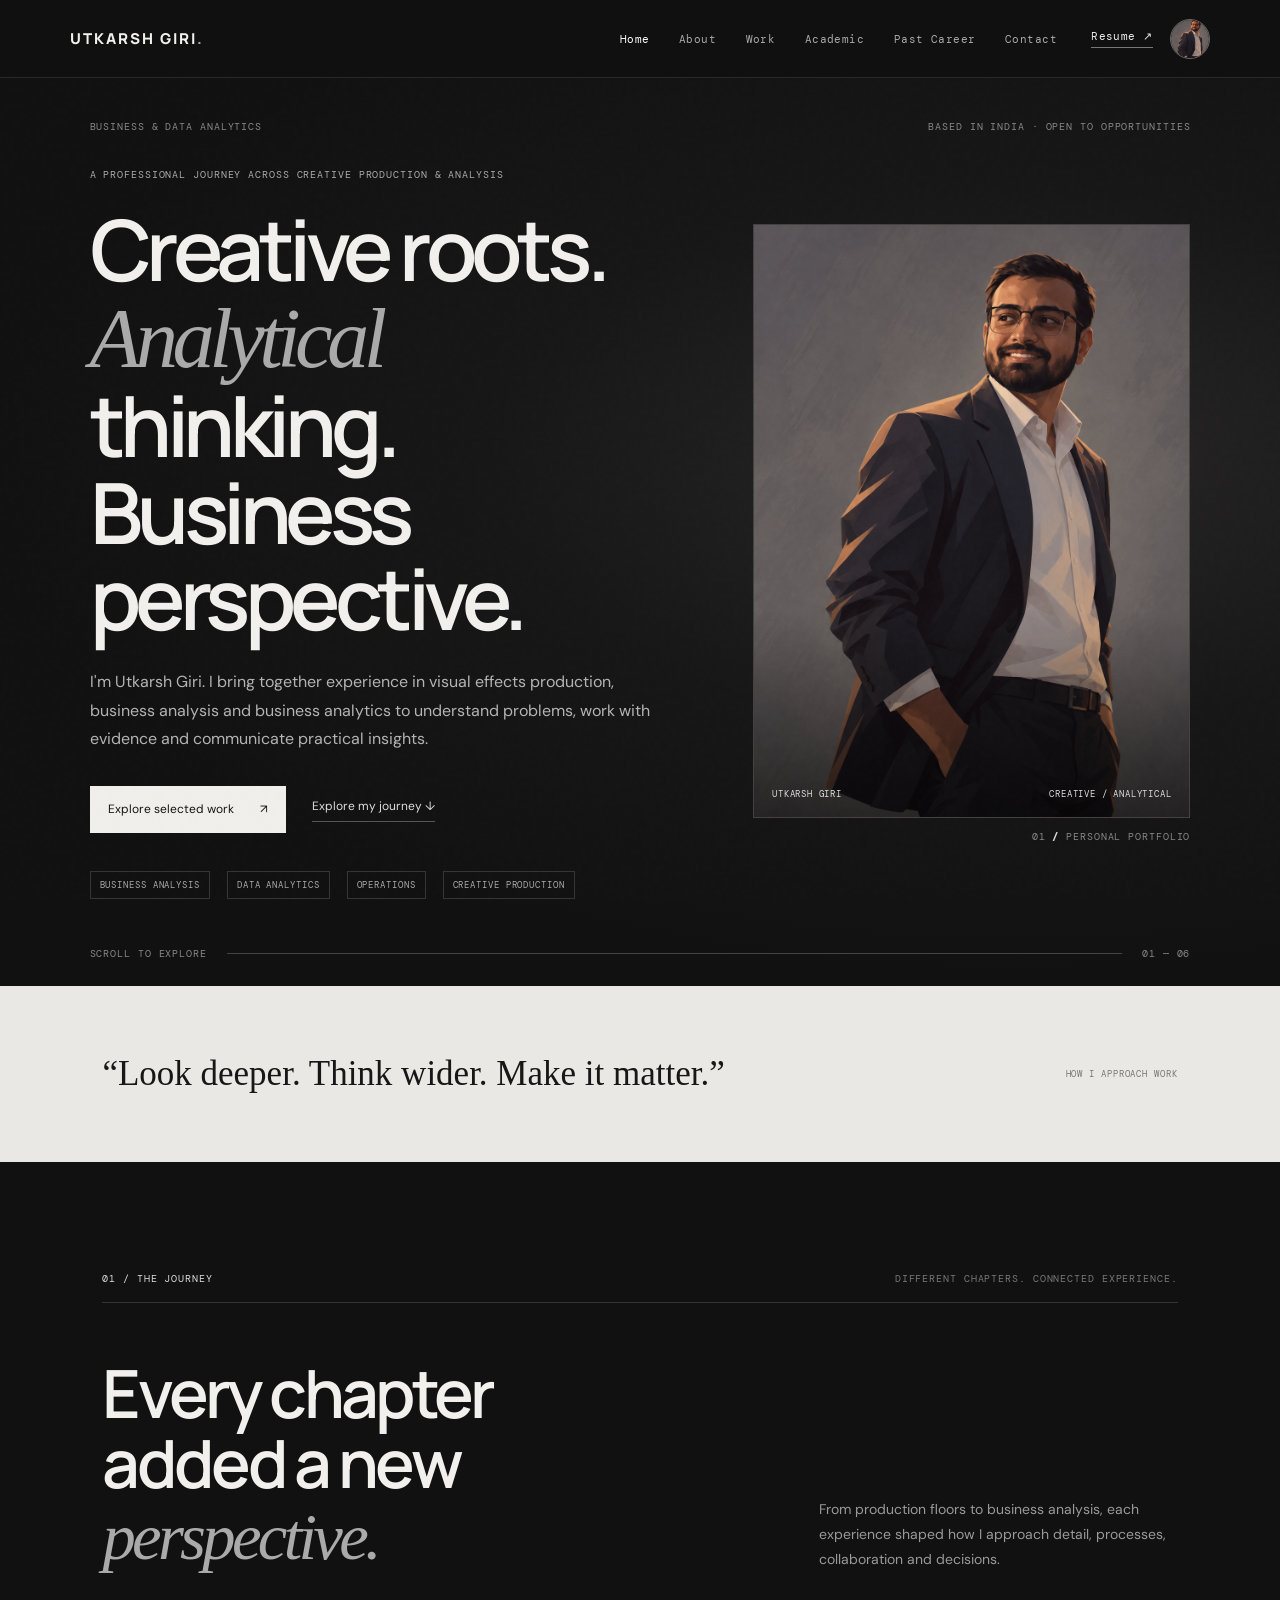
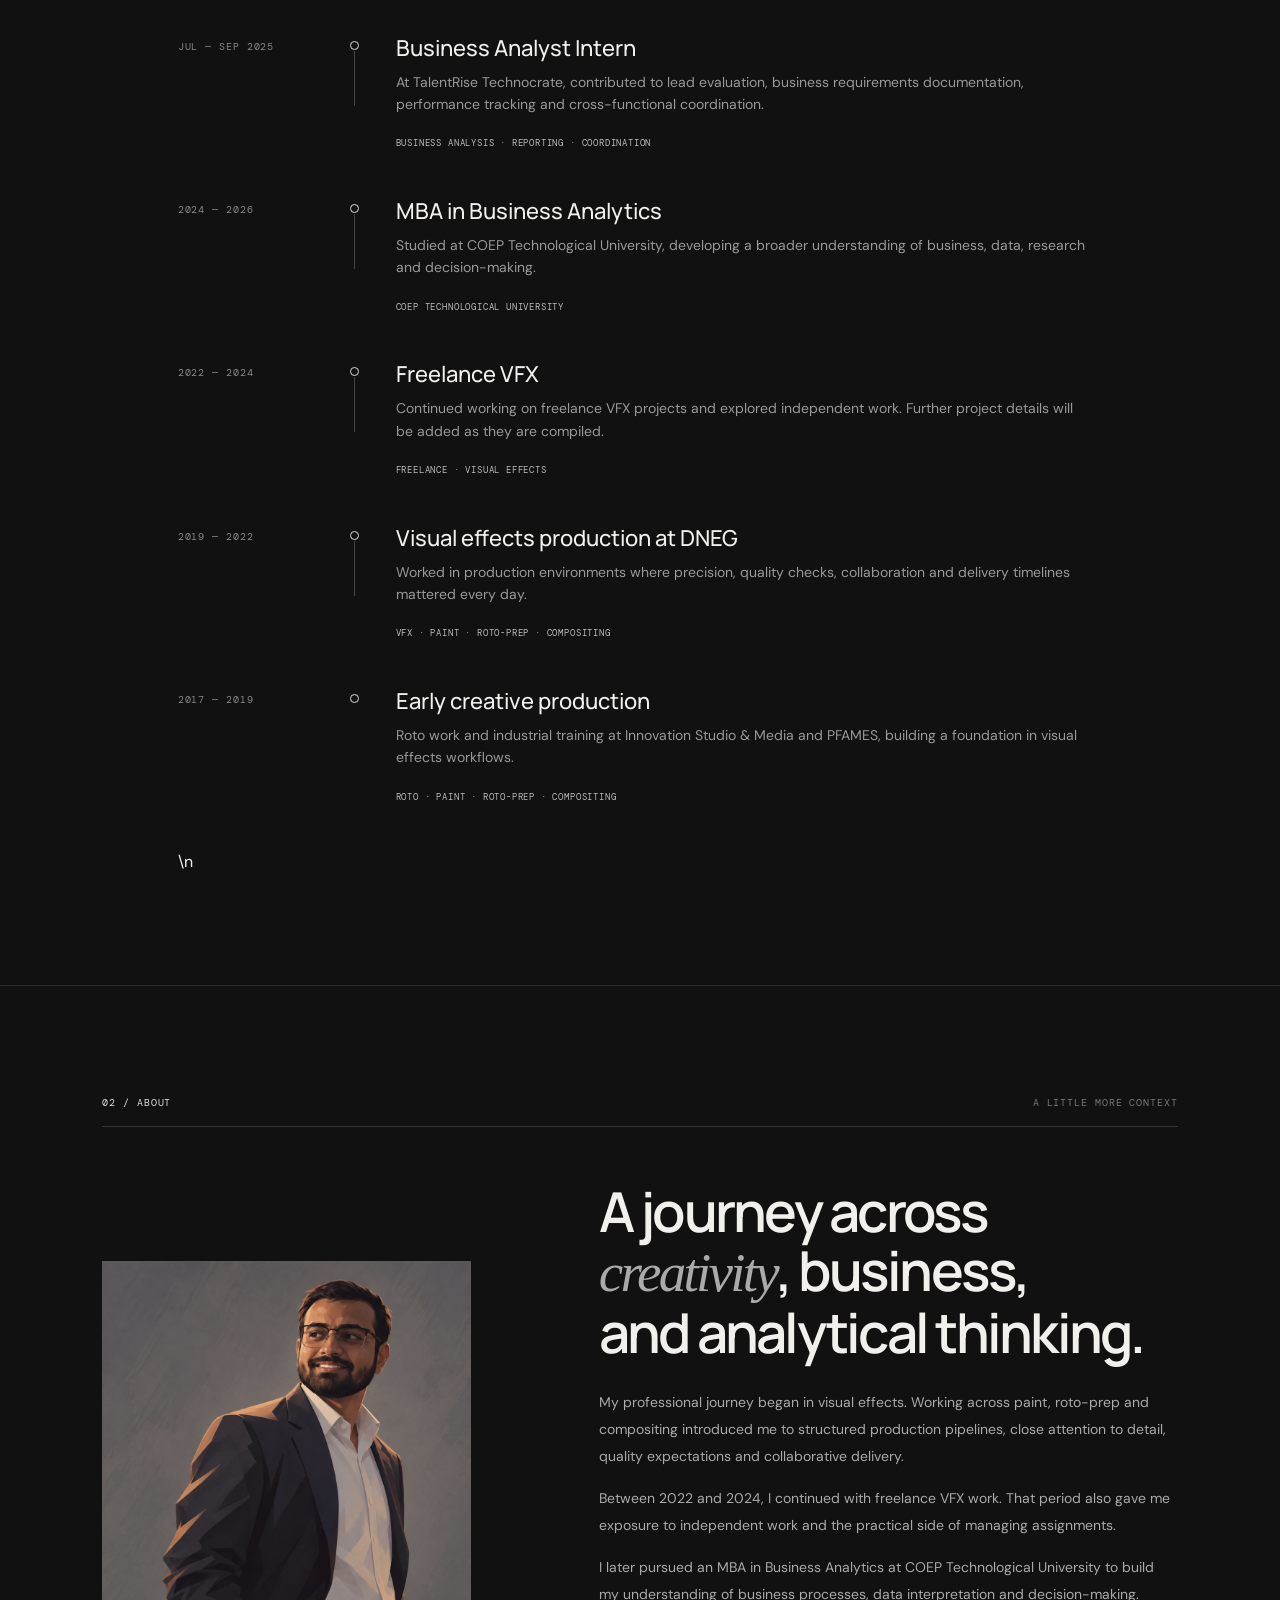
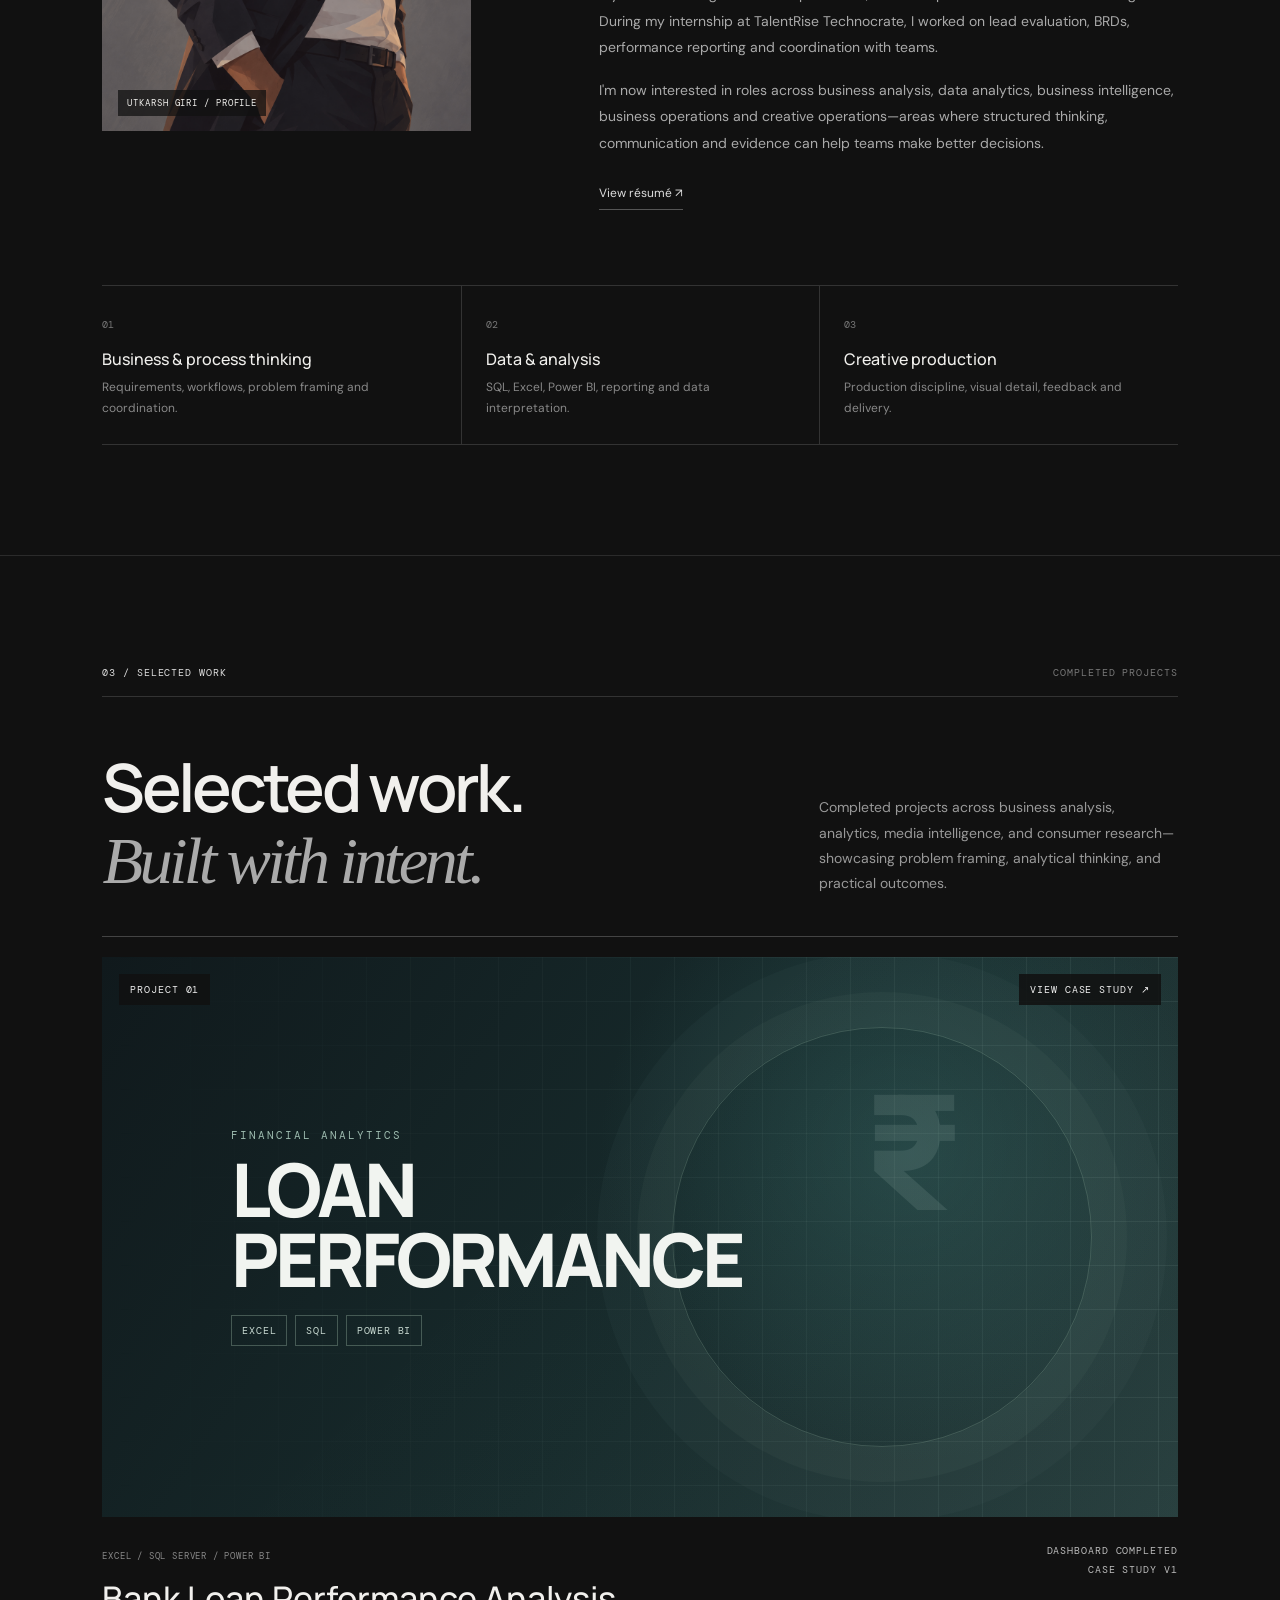
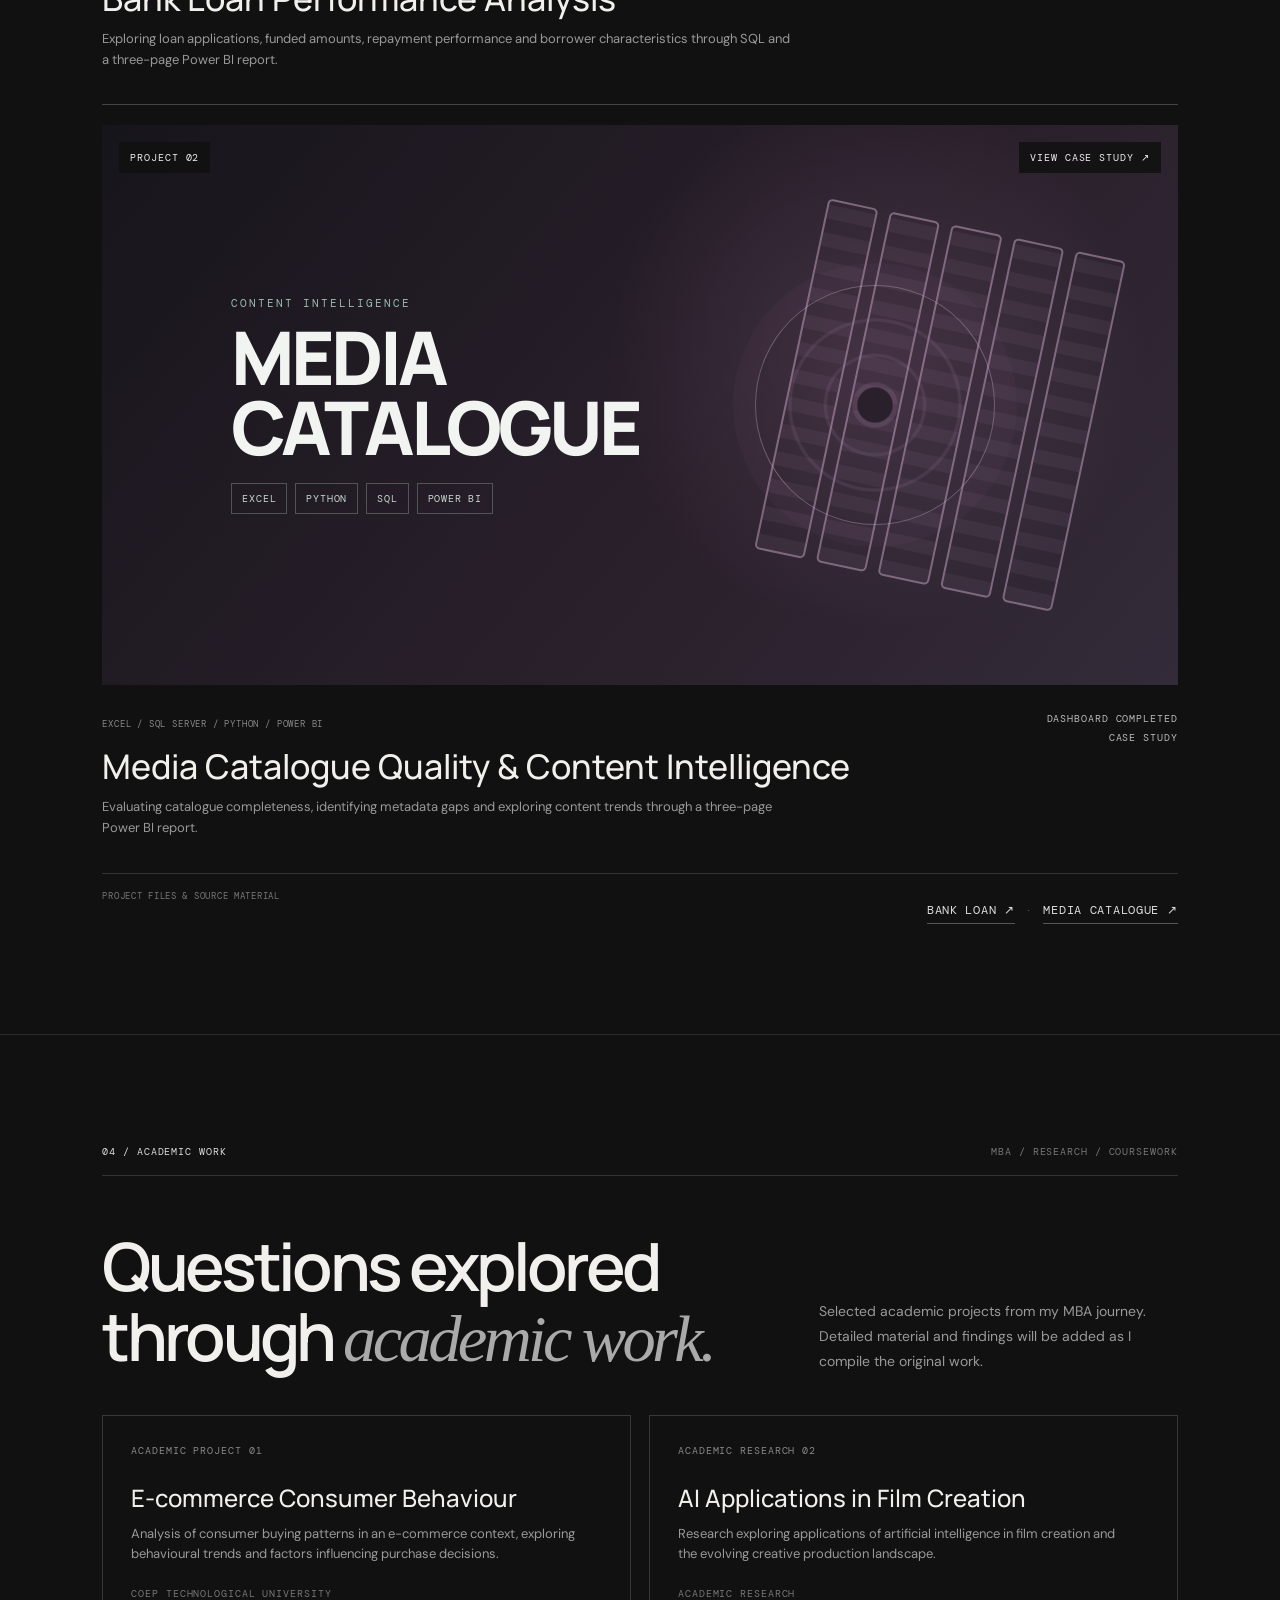
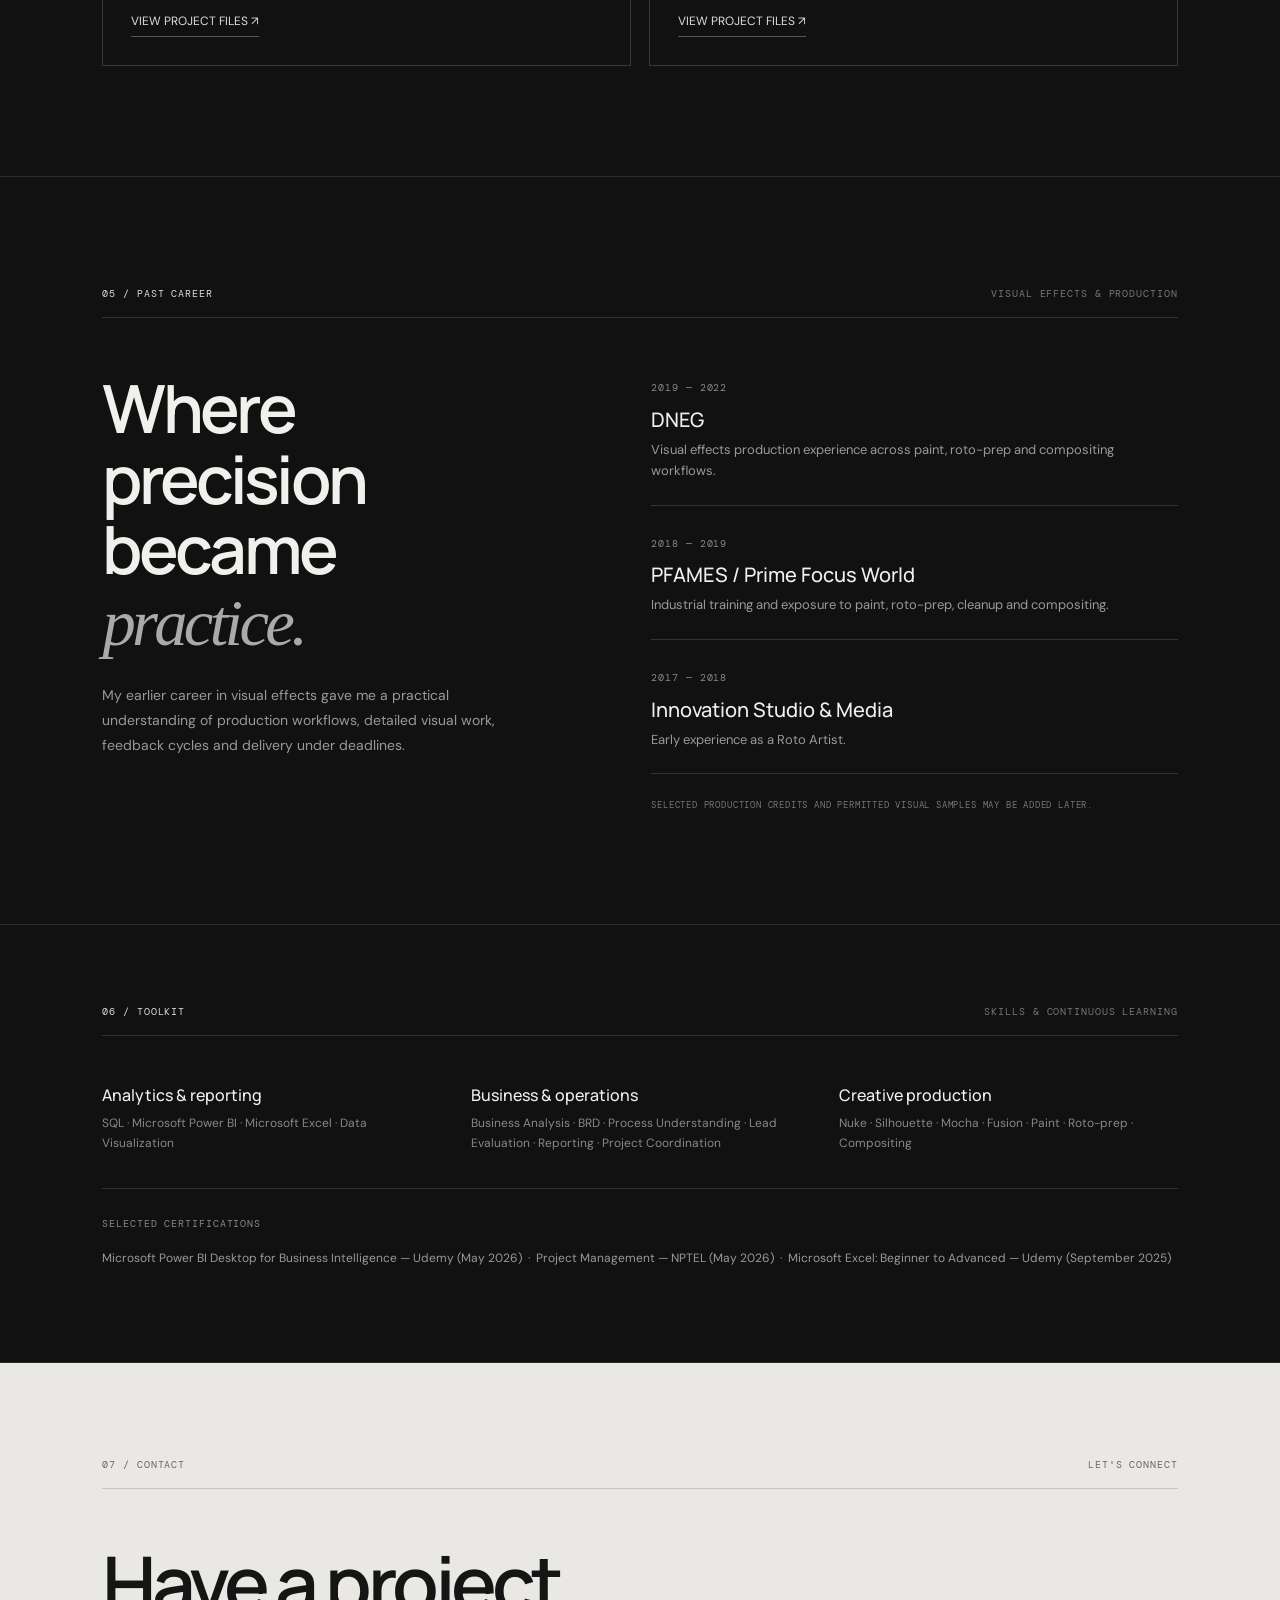
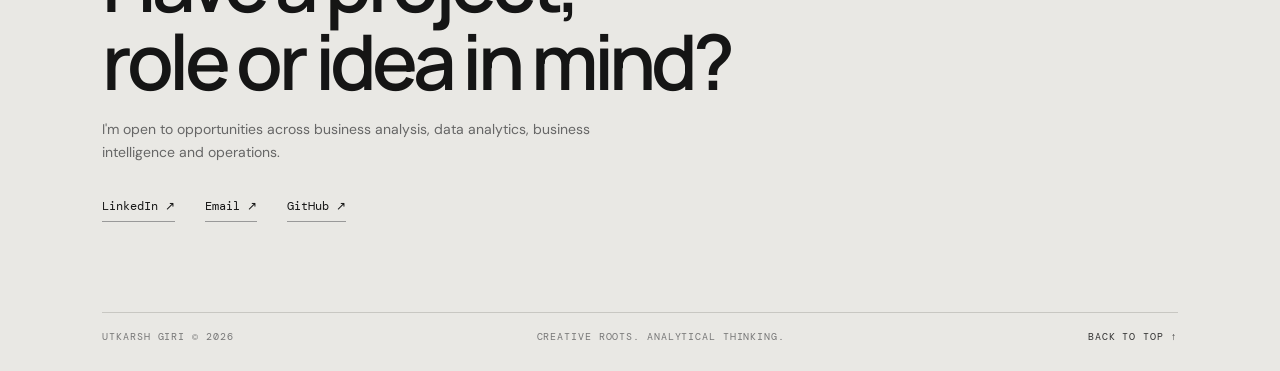
<file: index.html>
<!doctype html>
<html lang="en">
<head>
  <meta charset="utf-8">
  <meta name="viewport" content="width=device-width, initial-scale=1">
  <meta name="theme-color" content="#111111">
  <meta name="description" content="Utkarsh Giri — business and data analytics, business analysis, operations, and creative production.">
  <title>Utkarsh Giri — Creative Roots. Analytical Thinking.</title>
  <link rel="preconnect" href="https://fonts.googleapis.com">
  <link rel="preconnect" href="https://fonts.gstatic.com" crossorigin>
  <link href="https://fonts.googleapis.com/css2?family=DM+Mono:wght@400;500&family=DM+Sans:wght@400;500;600;700&family=Manrope:wght@400;500;600;700;800&display=swap" rel="stylesheet">
  <link rel="stylesheet" href="styles.css">
</head>
<body>
  <div class="noise"></div>
  <div class="cursor-dot" aria-hidden="true"></div>
  <header class="topbar">
    <a class="wordmark" href="#home">UTKARSH GIRI<span>.</span></a>
    <button class="menu-toggle" aria-label="Toggle navigation" aria-expanded="false"><i></i><i></i></button>
    <nav class="nav" id="nav">
      <a href="#home">Home</a><a href="#about">About</a><a href="#work">Work</a><a href="#academic">Academic</a><a href="#past-career">Past Career</a><a href="#contact">Contact</a>
    </nav>
    <div class="nav-right">
      <a class="nav-resume" href="assets/Utkarsh-Giri-Resume.pdf" target="_blank" rel="noopener">Resume ↗</a>
      <a class="nav-avatar" href="#about" aria-label="About Utkarsh"><img src="assets/utkarsh-illustrated-portrait.png" alt="Illustrated portrait of Utkarsh Giri"></a>
    </div>
  </header>

  <main>
    <section class="hero" id="home">
      <div class="hero-topline"><span>BUSINESS & DATA ANALYTICS</span><span>BASED IN INDIA · OPEN TO OPPORTUNITIES</span></div>
      <div class="hero-main">
        <div class="hero-copy">
          <p class="eyebrow">A PROFESSIONAL JOURNEY ACROSS CREATIVE PRODUCTION & ANALYSIS</p>
          <h1>Creative roots.<br><em>Analytical</em> thinking.<br>Business perspective.</h1>
          <p class="hero-intro">I'm Utkarsh Giri. I bring together experience in visual effects production, business analysis and business analytics to understand problems, work with evidence and communicate practical insights.</p>
          <div class="hero-actions">
            <a class="button button-light" href="#work">Explore selected work <span>↗</span></a>
            <a class="text-link" href="#journey">Explore my journey ↓</a>
          </div>
          <div class="hero-tags"><span>BUSINESS ANALYSIS</span><span>DATA ANALYTICS</span><span>OPERATIONS</span><span>CREATIVE PRODUCTION</span></div>
        </div>
        <div class="hero-art">
          <div class="art-frame">
            <img src="assets/utkarsh-illustrated-portrait.png" alt="Illustrated portrait of Utkarsh Giri">
            <div class="art-caption"><span>UTKARSH GIRI</span><span>CREATIVE / ANALYTICAL</span></div>
          </div>
          <div class="art-index">01 <b>/</b> PERSONAL PORTFOLIO</div>
        </div>
      </div>
      <div class="hero-foot"><span>SCROLL TO EXPLORE</span><span class="scroll-line"></span><span>01 — 06</span></div>
    </section>

    <section class="intro-band">
      <p>“Look deeper. Think wider. Make it matter.”</p>
      <span>HOW I APPROACH WORK</span>
    </section>

    <section class="section journey-section" id="journey">
      <div class="section-head"><span class="kicker">01 / THE JOURNEY</span><span class="head-note">DIFFERENT CHAPTERS. CONNECTED EXPERIENCE.</span></div>
      <div class="journey-heading"><h2>Every chapter<br>added a new <em>perspective.</em></h2><p>From production floors to business analysis, each experience shaped how I approach detail, processes, collaboration and decisions.</p></div>
      <div class="timeline">
        <article class="timeline-item"><div class="time">JUL — SEP 2025</div><div class="timeline-mark"></div><div class="timeline-content"><h3>Business Analyst Intern</h3><p>At TalentRise Technocrate, contributed to lead evaluation, business requirements documentation, performance tracking and cross-functional coordination.</p><span>BUSINESS ANALYSIS · REPORTING · COORDINATION</span></div></article>
        <article class="timeline-item"><div class="time">2024 — 2026</div><div class="timeline-mark"></div><div class="timeline-content"><h3>MBA in Business Analytics</h3><p>Studied at COEP Technological University, developing a broader understanding of business, data, research and decision-making.</p><span>COEP TECHNOLOGICAL UNIVERSITY</span></div></article>
        <article class="timeline-item"><div class="time">2022 — 2024</div><div class="timeline-mark"></div><div class="timeline-content"><h3>Freelance VFX</h3><p>Continued working on freelance VFX projects and explored independent work. Further project details will be added as they are compiled.</p><span>FREELANCE · VISUAL EFFECTS</span></div></article>
        <article class="timeline-item"><div class="time">2019 — 2022</div><div class="timeline-mark"></div><div class="timeline-content"><h3>Visual effects production at DNEG</h3><p>Worked in production environments where precision, quality checks, collaboration and delivery timelines mattered every day.</p><span>VFX · PAINT · ROTO-PREP · COMPOSITING</span></div></article>
        <article class="timeline-item"><div class="time">2017 — 2019</div><div class="timeline-mark"></div><div class="timeline-content"><h3>Early creative production</h3><p>Roto work and industrial training at Innovation Studio & Media and PFAMES, building a foundation in visual effects workflows.</p><span>ROTO · PAINT · ROTO-PREP · COMPOSITING</span></div></article>\n      </div>
    </section>

    <section class="section about-section" id="about">
      <div class="section-head"><span class="kicker">02 / ABOUT</span><span class="head-note">A LITTLE MORE CONTEXT</span></div>
      <div class="about-layout">
        <div class="about-image"><img src="assets/utkarsh-illustrated-portrait.png" alt="Illustrated portrait of Utkarsh Giri"><span>UTKARSH GIRI / PROFILE</span></div>
        <div class="about-copy">
          <h2>A journey across <em>creativity</em>, business,<br>and analytical thinking.</h2>
          <p>My professional journey began in visual effects. Working across paint, roto-prep and compositing introduced me to structured production pipelines, close attention to detail, quality expectations and collaborative delivery.</p>
          <p>Between 2022 and 2024, I continued with freelance VFX work. That period also gave me exposure to independent work and the practical side of managing assignments.</p>
          <p>I later pursued an MBA in Business Analytics at COEP Technological University to build my understanding of business processes, data interpretation and decision-making. During my internship at TalentRise Technocrate, I worked on lead evaluation, BRDs, performance reporting and coordination with teams.</p>
          <p>I'm now interested in roles across business analysis, data analytics, business intelligence, business operations and creative operations—areas where structured thinking, communication and evidence can help teams make better decisions.</p>
          <a class="inline-link" href="assets/Utkarsh-Giri-Resume.pdf" target="_blank" rel="noopener">View résumé <span>↗</span></a>
        </div>
      </div>
      <div class="capabilities">
        <div><span>01</span><h3>Business & process thinking</h3><p>Requirements, workflows, problem framing and coordination.</p></div>
        <div><span>02</span><h3>Data & analysis</h3><p>SQL, Excel, Power BI, reporting and data interpretation.</p></div>
        <div><span>03</span><h3>Creative production</h3><p>Production discipline, visual detail, feedback and delivery.</p></div>
      </div>
    </section>

    <section class="section work-section" id="work">
      <div class="section-head"><span class="kicker">03 / SELECTED WORK</span><span class="head-note">COMPLETED PROJECTS</span></div>
      <div class="work-heading"><h2>Selected work.<br><em>Built with intent.</em></h2><p>Completed projects across business analysis, analytics, media intelligence, and consumer research—showcasing problem framing, analytical thinking, and practical outcomes.</p></div>
      <a class="project-card" href="projects/bank-loan/index.html">
        <div class="project-image project-window bank-window" aria-label="Bank Loan Analysis visual preview">
          <div class="window-grid"></div><div class="window-orbit"></div><div class="window-mark">₹</div>
          <div class="window-label"><span class="window-kicker">FINANCIAL ANALYTICS</span><strong>LOAN<br>PERFORMANCE</strong><span class="window-tools"><b>EXCEL</b><b>SQL</b><b>POWER BI</b></span></div>
          <span class="project-number">PROJECT 01</span><span class="project-open">VIEW CASE STUDY ↗</span></div>
        <div class="project-meta"><div><span class="project-type">EXCEL / SQL SERVER / POWER BI</span><h3>Bank Loan Performance Analysis</h3><p>Exploring loan applications, funded amounts, repayment performance and borrower characteristics through SQL and a three-page Power BI report.</p></div><span class="project-status">DASHBOARD COMPLETED<br>CASE STUDY V1</span></div>
      </a>
      <a class="project-card" href="projects/media-catalogue/index.html">
        <div class="project-image project-window media-window" aria-label="Media Catalogue visual preview">
          <div class="film-strips"><i></i><i></i><i></i><i></i><i></i></div><div class="media-disc"></div>
          <div class="window-label"><span class="window-kicker">CONTENT INTELLIGENCE</span><strong>MEDIA<br>CATALOGUE</strong><span class="window-tools"><b>EXCEL</b><b>PYTHON</b><b>SQL</b><b>POWER BI</b></span></div>
          <span class="project-number">PROJECT 02</span><span class="project-open">VIEW CASE STUDY ↗</span></div>
        <div class="project-meta"><div><span class="project-type">EXCEL / SQL SERVER / PYTHON / POWER BI</span><h3>Media Catalogue Quality & Content Intelligence</h3><p>Evaluating catalogue completeness, identifying metadata gaps and exploring content trends through a three-page Power BI report.</p></div><span class="project-status">DASHBOARD COMPLETED<br>CASE STUDY</span></div>
      </a>
      <div class="future-note"><span>PROJECT FILES & SOURCE MATERIAL</span><span><a class="inline-link" href="https://drive.google.com/drive/folders/10pQXRBP3_CwCVaDXVF0TXHszSC_kbZJO?usp=drive_link" target="_blank" rel="noopener">BANK LOAN ↗</a> &nbsp;·&nbsp; <a class="inline-link" href="https://drive.google.com/drive/folders/11hv0gcSrlBzCFZ4OaC3sYIVAp5QptV88?usp=sharing" target="_blank" rel="noopener">MEDIA CATALOGUE ↗</a></span></div>
    </section>

    <section class="section academic-section" id="academic">
      <div class="section-head"><span class="kicker">04 / ACADEMIC WORK</span><span class="head-note">MBA / RESEARCH / COURSEWORK</span></div>
      <div class="academic-heading"><h2>Questions explored<br>through <em>academic work.</em></h2><p>Selected academic projects from my MBA journey. Detailed material and findings will be added as I compile the original work.</p></div>
      <div class="academic-grid">
        <article class="academic-card"><span>ACADEMIC PROJECT 01</span><h3>E-commerce Consumer Behaviour</h3><p>Analysis of consumer buying patterns in an e-commerce context, exploring behavioural trends and factors influencing purchase decisions.</p><small>COEP TECHNOLOGICAL UNIVERSITY</small><a class="inline-link" href="https://drive.google.com/drive/folders/1cNEpgiynKBZXYHFbgZnR8dcOdRs_6sHc?usp=sharing" target="_blank" rel="noopener">VIEW PROJECT FILES ↗</a></article>
        <article class="academic-card"><span>ACADEMIC RESEARCH 02</span><h3>AI Applications in Film Creation</h3><p>Research exploring applications of artificial intelligence in film creation and the evolving creative production landscape.</p><small>ACADEMIC RESEARCH</small><a class="inline-link" href="https://drive.google.com/drive/folders/1UgmgxxK0UH3RBrfxRcwBe5cRJFDN328i?usp=sharing" target="_blank" rel="noopener">VIEW PROJECT FILES ↗</a></article>
      </div>
    </section>

    <section class="section past-section" id="past-career">
      <div class="section-head"><span class="kicker">05 / PAST CAREER</span><span class="head-note">VISUAL EFFECTS & PRODUCTION</span></div>
      <div class="past-layout"><div><h2>Where precision<br>became <em>practice.</em></h2><p>My earlier career in visual effects gave me a practical understanding of production workflows, detailed visual work, feedback cycles and delivery under deadlines.</p></div>
        <div class="past-details">
          <article><span>2019 — 2022</span><h3>DNEG</h3><p>Visual effects production experience across paint, roto-prep and compositing workflows.</p></article>
          <article><span>2018 — 2019</span><h3>PFAMES / Prime Focus World</h3><p>Industrial training and exposure to paint, roto-prep, cleanup and compositing.</p></article>
          <article><span>2017 — 2018</span><h3>Innovation Studio & Media</h3><p>Early experience as a Roto Artist.</p></article>
          <div class="past-note">SELECTED PRODUCTION CREDITS AND PERMITTED VISUAL SAMPLES MAY BE ADDED LATER.</div>
        </div>
      </div>
    </section>

    <section class="section credentials-section">
      <div class="section-head"><span class="kicker">06 / TOOLKIT</span><span class="head-note">SKILLS & CONTINUOUS LEARNING</span></div>
      <div class="toolkit-grid">
        <div><h3>Analytics & reporting</h3><p>SQL · Microsoft Power BI · Microsoft Excel · Data Visualization</p></div>
        <div><h3>Business & operations</h3><p>Business Analysis · BRD · Process Understanding · Lead Evaluation · Reporting · Project Coordination</p></div>
        <div><h3>Creative production</h3><p>Nuke · Silhouette · Mocha · Fusion · Paint · Roto-prep · Compositing</p></div>
      </div>
      <div class="certifications"><span class="kicker">SELECTED CERTIFICATIONS</span><p>Microsoft Power BI Desktop for Business Intelligence — Udemy (May 2026) &nbsp;·&nbsp; Project Management — NPTEL (May 2026) &nbsp;·&nbsp; Microsoft Excel: Beginner to Advanced — Udemy (September 2025)</p></div>
    </section>

    <section class="contact-section" id="contact">
      <div class="section-head"><span class="kicker">07 / CONTACT</span><span class="head-note">LET'S CONNECT</span></div>
      <h2>Have a project,<br>role or idea in mind?</h2>
      <p>I'm open to opportunities across business analysis, data analytics, business intelligence and operations.</p>
      <div class="contact-links">
        <a href="https://www.linkedin.com/in/utkarsh-giri-2289a3175/" target="_blank" rel="noopener">LinkedIn ↗</a>
        <a href="mailto:utkarsh.ashok.giri@gmail.com">Email ↗</a>
        <a href="https://github.com/giriutkarsh" target="_blank" rel="noopener">GitHub ↗</a>
      </div>
      <div class="contact-foot"><span>UTKARSH GIRI © 2026</span><span>CREATIVE ROOTS. ANALYTICAL THINKING.</span><a href="#home">BACK TO TOP ↑</a></div>
    </section>
  </main>
  <script src="script.js"></script>
</body>
</html>
</file>
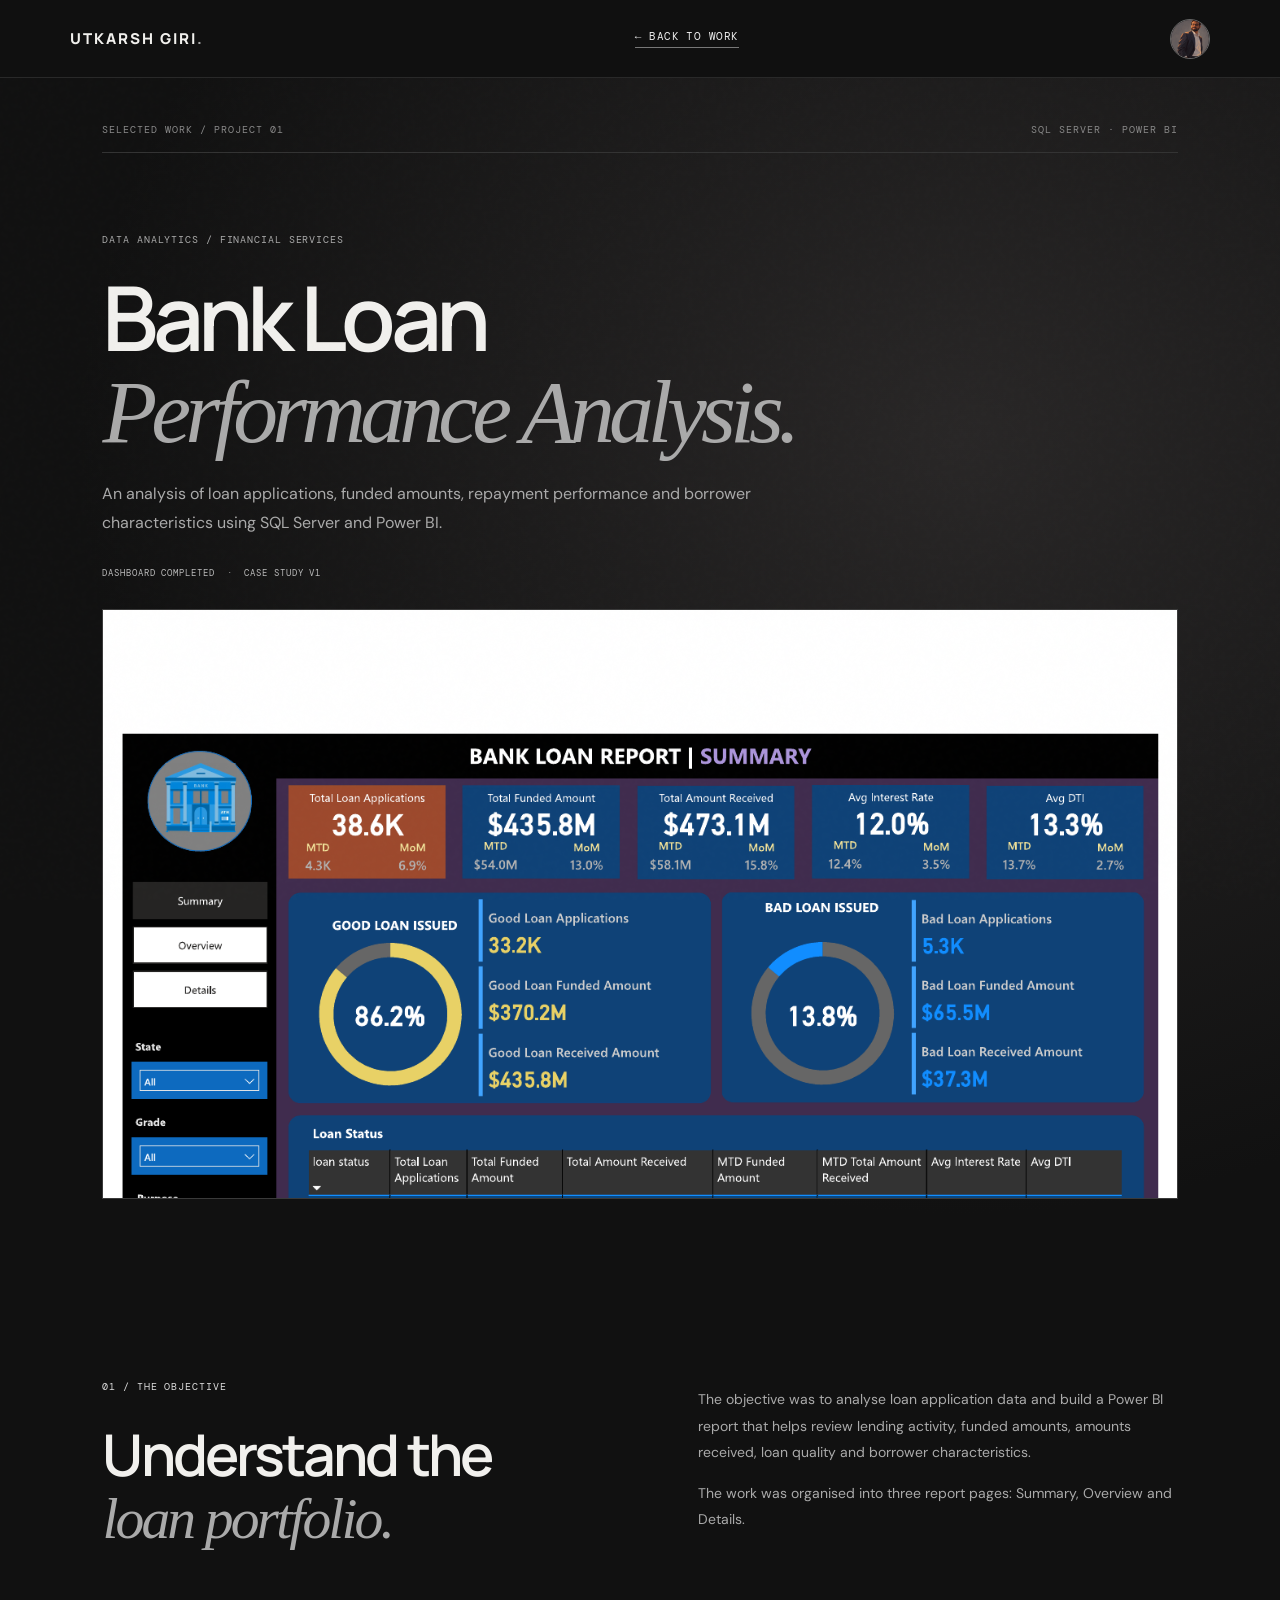
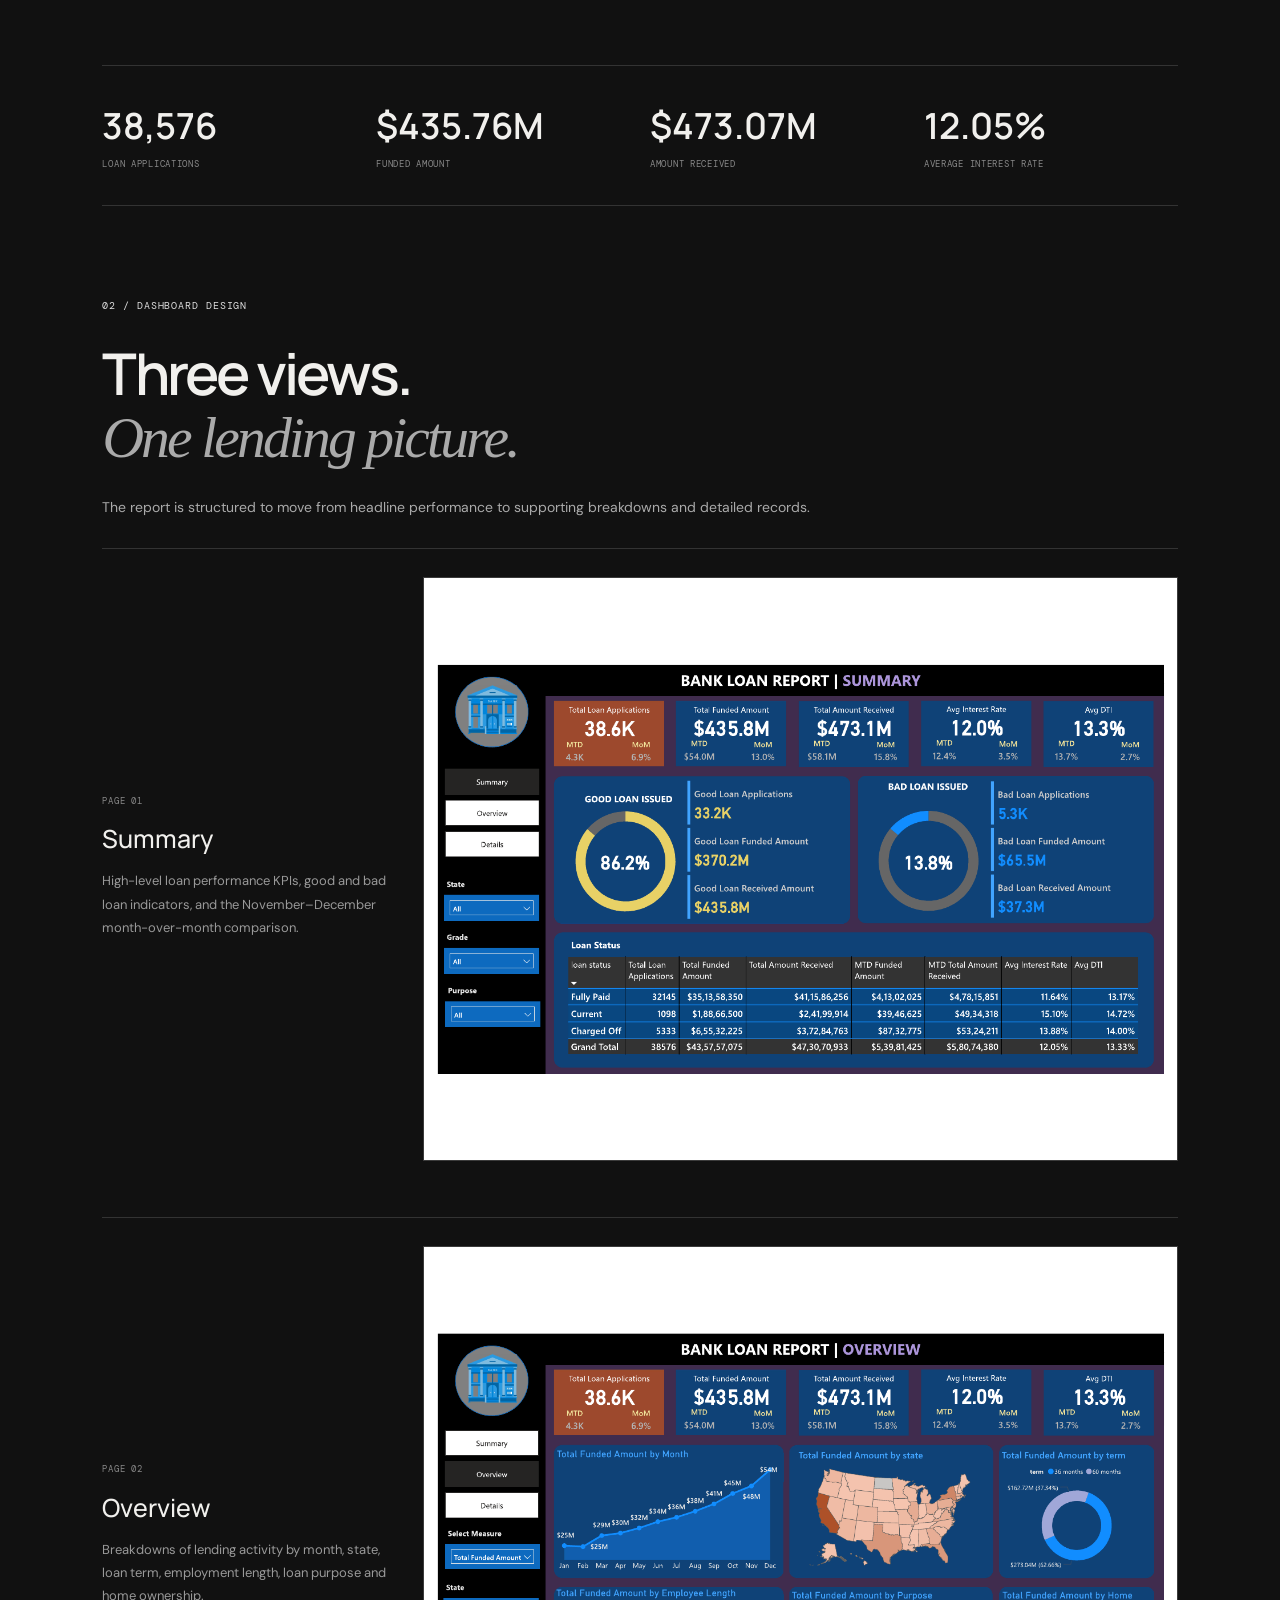
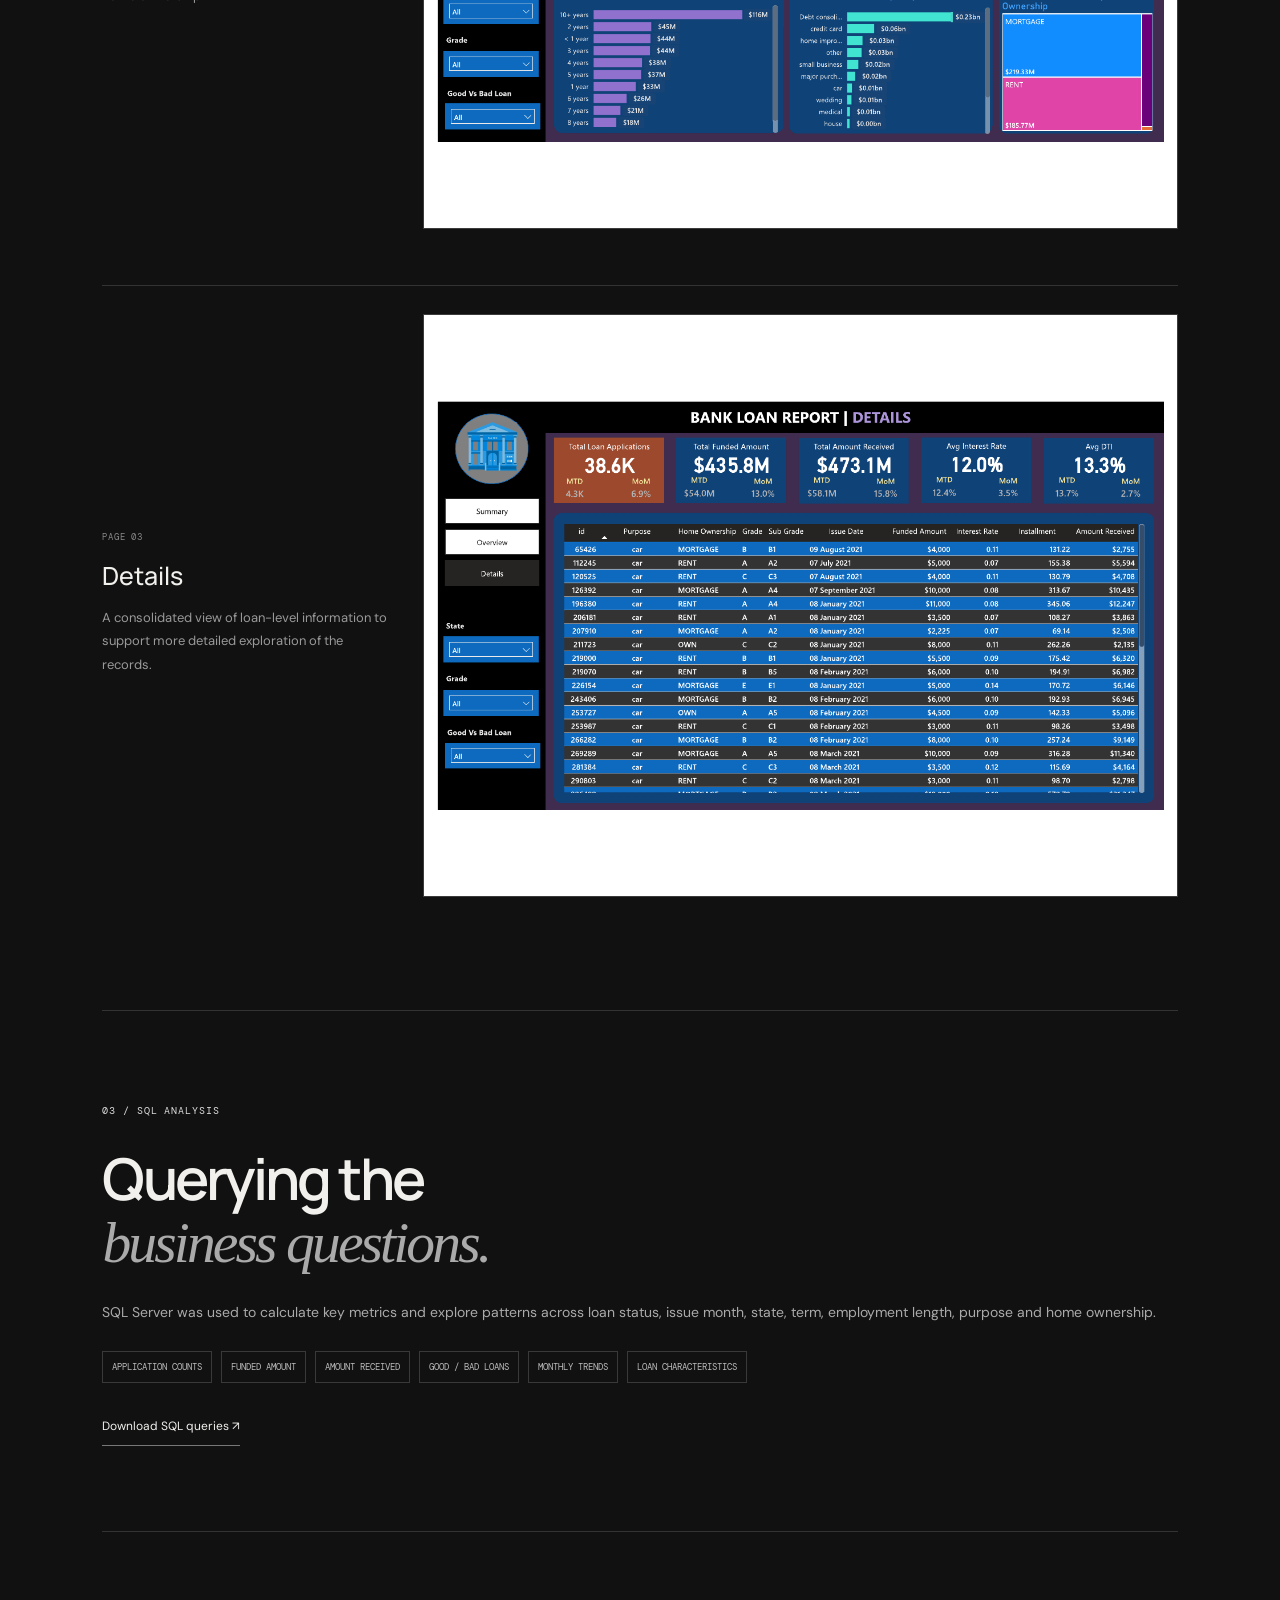
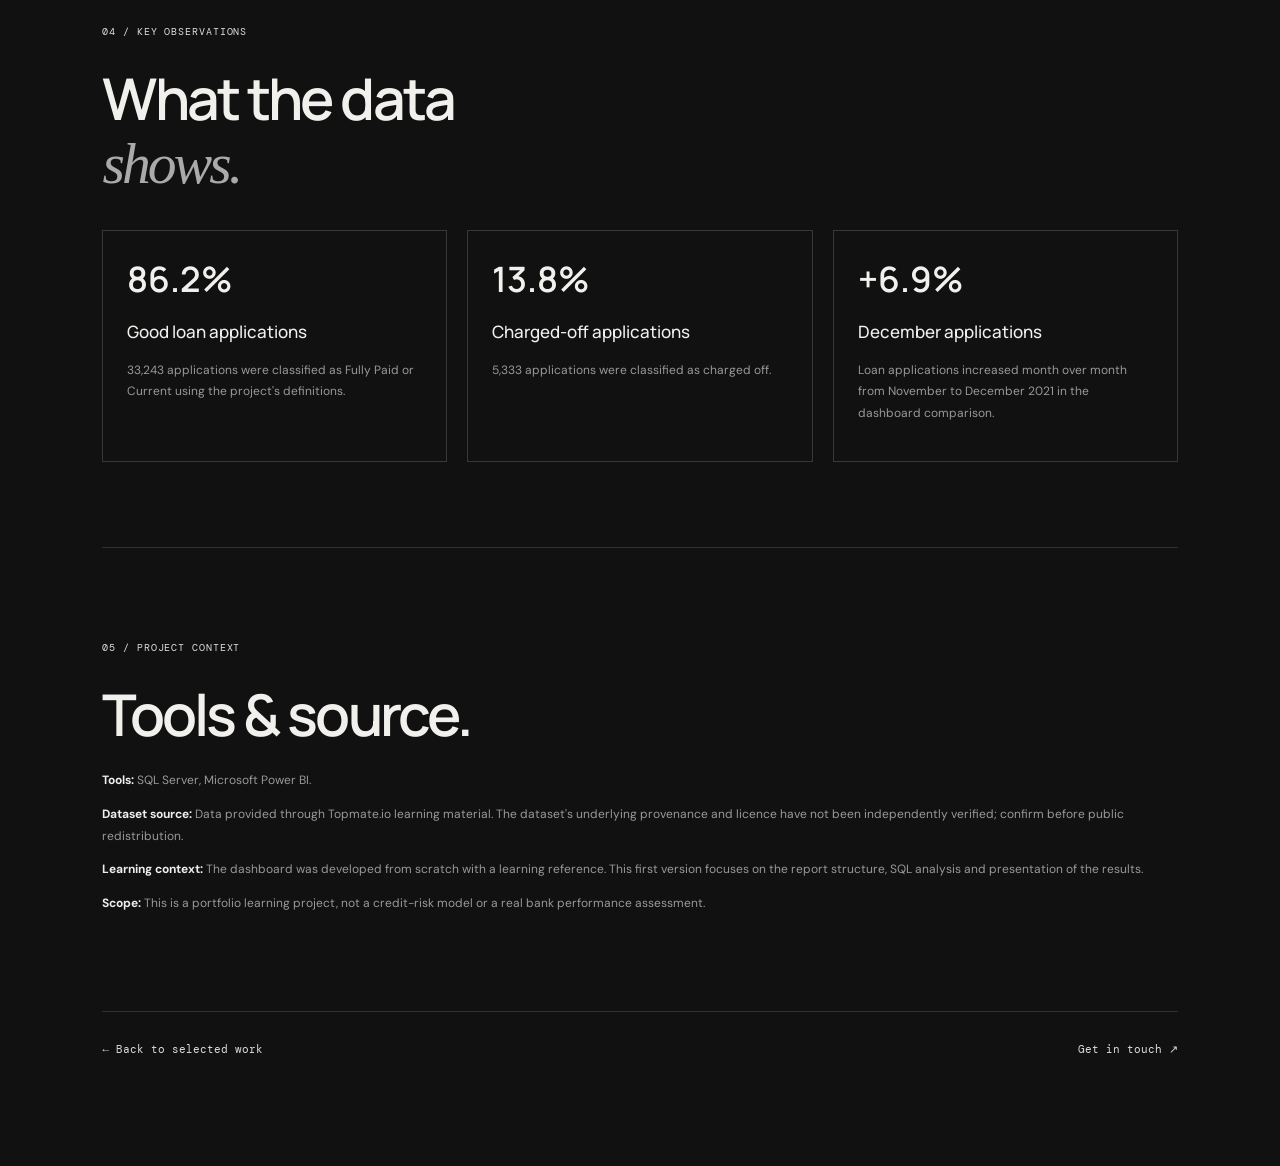
<file: projects/bank-loan/index.html>
<!doctype html>
<html lang="en"><head><meta charset="utf-8"><meta name="viewport" content="width=device-width,initial-scale=1"><meta name="description" content="Bank Loan Performance Analysis using SQL Server and Power BI by Utkarsh Giri."><title>Bank Loan Performance Analysis — Utkarsh Giri</title><link rel="preconnect" href="https://fonts.googleapis.com"><link rel="preconnect" href="https://fonts.gstatic.com" crossorigin><link href="https://fonts.googleapis.com/css2?family=DM+Mono:wght@400;500&family=DM+Sans:wght@400;500;600;700&family=Manrope:wght@400;500;600;700;800&display=swap" rel="stylesheet"><link rel="stylesheet" href="../../styles.css"><link rel="stylesheet" href="case.css"></head><body><div class="noise"></div><div class="cursor-dot"></div>
<header class="topbar"><a class="wordmark" href="../../index.html">UTKARSH GIRI<span>.</span></a><a class="nav-resume" href="../../index.html#work">← BACK TO WORK</a><a class="nav-avatar" href="../../index.html#about"><img src="../../assets/utkarsh-illustrated-portrait.png" alt="Utkarsh Giri"></a></header>
<main>
<section class="case-hero"><div class="case-top"><span>SELECTED WORK / PROJECT 01</span><span>SQL SERVER · POWER BI</span></div><p class="eyebrow">DATA ANALYTICS / FINANCIAL SERVICES</p><h1>Bank Loan<br><em>Performance Analysis.</em></h1><p class="lead">An analysis of loan applications, funded amounts, repayment performance and borrower characteristics using SQL Server and Power BI.</p><div class="case-status"><span>DASHBOARD COMPLETED</span><span>·</span><span>CASE STUDY V1</span></div><img class="case-cover" src="assets/dashboard-1.png" alt="Bank Loan Summary Dashboard"></section>
<section class="case-body">
<div class="case-intro"><div><span class="kicker">01 / THE OBJECTIVE</span><h2>Understand the<br><em>loan portfolio.</em></h2></div><div><p>The objective was to analyse loan application data and build a Power BI report that helps review lending activity, funded amounts, amounts received, loan quality and borrower characteristics.</p><p>The work was organised into three report pages: Summary, Overview and Details.</p></div></div>
<div class="case-metrics"><div><b>38,576</b><span>LOAN APPLICATIONS</span></div><div><b>$435.76M</b><span>FUNDED AMOUNT</span></div><div><b>$473.07M</b><span>AMOUNT RECEIVED</span></div><div><b>12.05%</b><span>AVERAGE INTEREST RATE</span></div></div>
<div class="case-block"><span class="kicker">02 / DASHBOARD DESIGN</span><h2>Three views.<br><em>One lending picture.</em></h2><p>The report is structured to move from headline performance to supporting breakdowns and detailed records.</p>
<article class="dashboard-view"><div class="view-copy"><span>PAGE 01</span><h3>Summary</h3><p>High-level loan performance KPIs, good and bad loan indicators, and the November–December month-over-month comparison.</p></div><img src="assets/dashboard-1.png" alt="Summary dashboard"></article>
<article class="dashboard-view"><div class="view-copy"><span>PAGE 02</span><h3>Overview</h3><p>Breakdowns of lending activity by month, state, loan term, employment length, loan purpose and home ownership.</p></div><img src="assets/dashboard-2.png" alt="Overview dashboard"></article>
<article class="dashboard-view"><div class="view-copy"><span>PAGE 03</span><h3>Details</h3><p>A consolidated view of loan-level information to support more detailed exploration of the records.</p></div><img src="assets/dashboard-3.png" alt="Details dashboard"></article>
</div>
<div class="case-block sql-block"><span class="kicker">03 / SQL ANALYSIS</span><h2>Querying the<br><em>business questions.</em></h2><p>SQL Server was used to calculate key metrics and explore patterns across loan status, issue month, state, term, employment length, purpose and home ownership.</p><div class="query-tags"><span>APPLICATION COUNTS</span><span>FUNDED AMOUNT</span><span>AMOUNT RECEIVED</span><span>GOOD / BAD LOANS</span><span>MONTHLY TRENDS</span><span>LOAN CHARACTERISTICS</span></div><a class="download-link" href="sql/Bank_loan_data_analysis.sql" download>Download SQL queries ↗</a></div>
<div class="case-block"><span class="kicker">04 / KEY OBSERVATIONS</span><h2>What the data<br><em>shows.</em></h2><div class="observations"><article><b>86.2%</b><h3>Good loan applications</h3><p>33,243 applications were classified as Fully Paid or Current using the project's definitions.</p></article><article><b>13.8%</b><h3>Charged-off applications</h3><p>5,333 applications were classified as charged off.</p></article><article><b>+6.9%</b><h3>December applications</h3><p>Loan applications increased month over month from November to December 2021 in the dashboard comparison.</p></article></div></div>
<div class="case-block context-block"><span class="kicker">05 / PROJECT CONTEXT</span><h2>Tools &amp; source.</h2><p><strong>Tools:</strong> SQL Server, Microsoft Power BI.</p><p><strong>Dataset source:</strong> Data provided through Topmate.io learning material. The dataset's underlying provenance and licence have not been independently verified; confirm before public redistribution.</p><p><strong>Learning context:</strong> The dashboard was developed from scratch with a learning reference. This first version focuses on the report structure, SQL analysis and presentation of the results.</p><p><strong>Scope:</strong> This is a portfolio learning project, not a credit-risk model or a real bank performance assessment.</p></div>
<div class="case-end"><a href="../../index.html#work">← Back to selected work</a><a href="../../index.html#contact">Get in touch ↗</a></div>
</section></main><script src="../../script.js"></script></body></html>
</file>
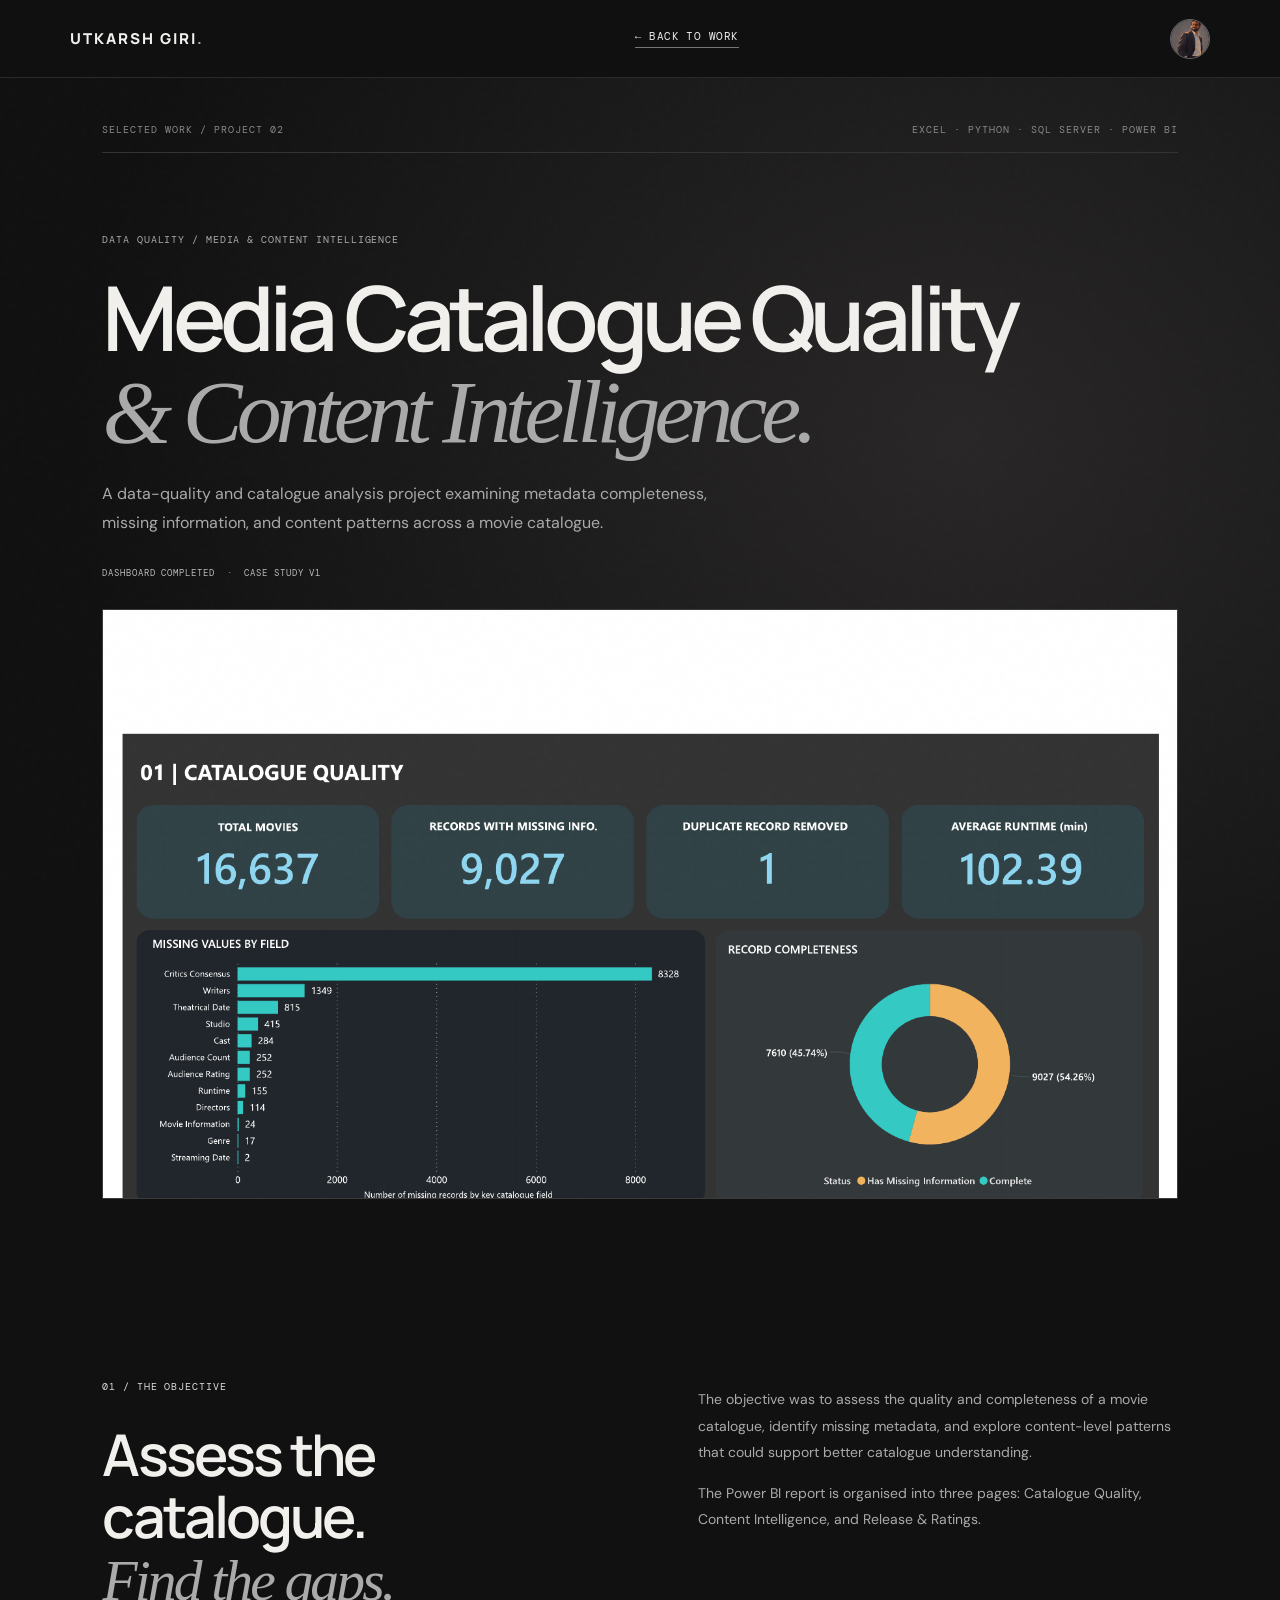
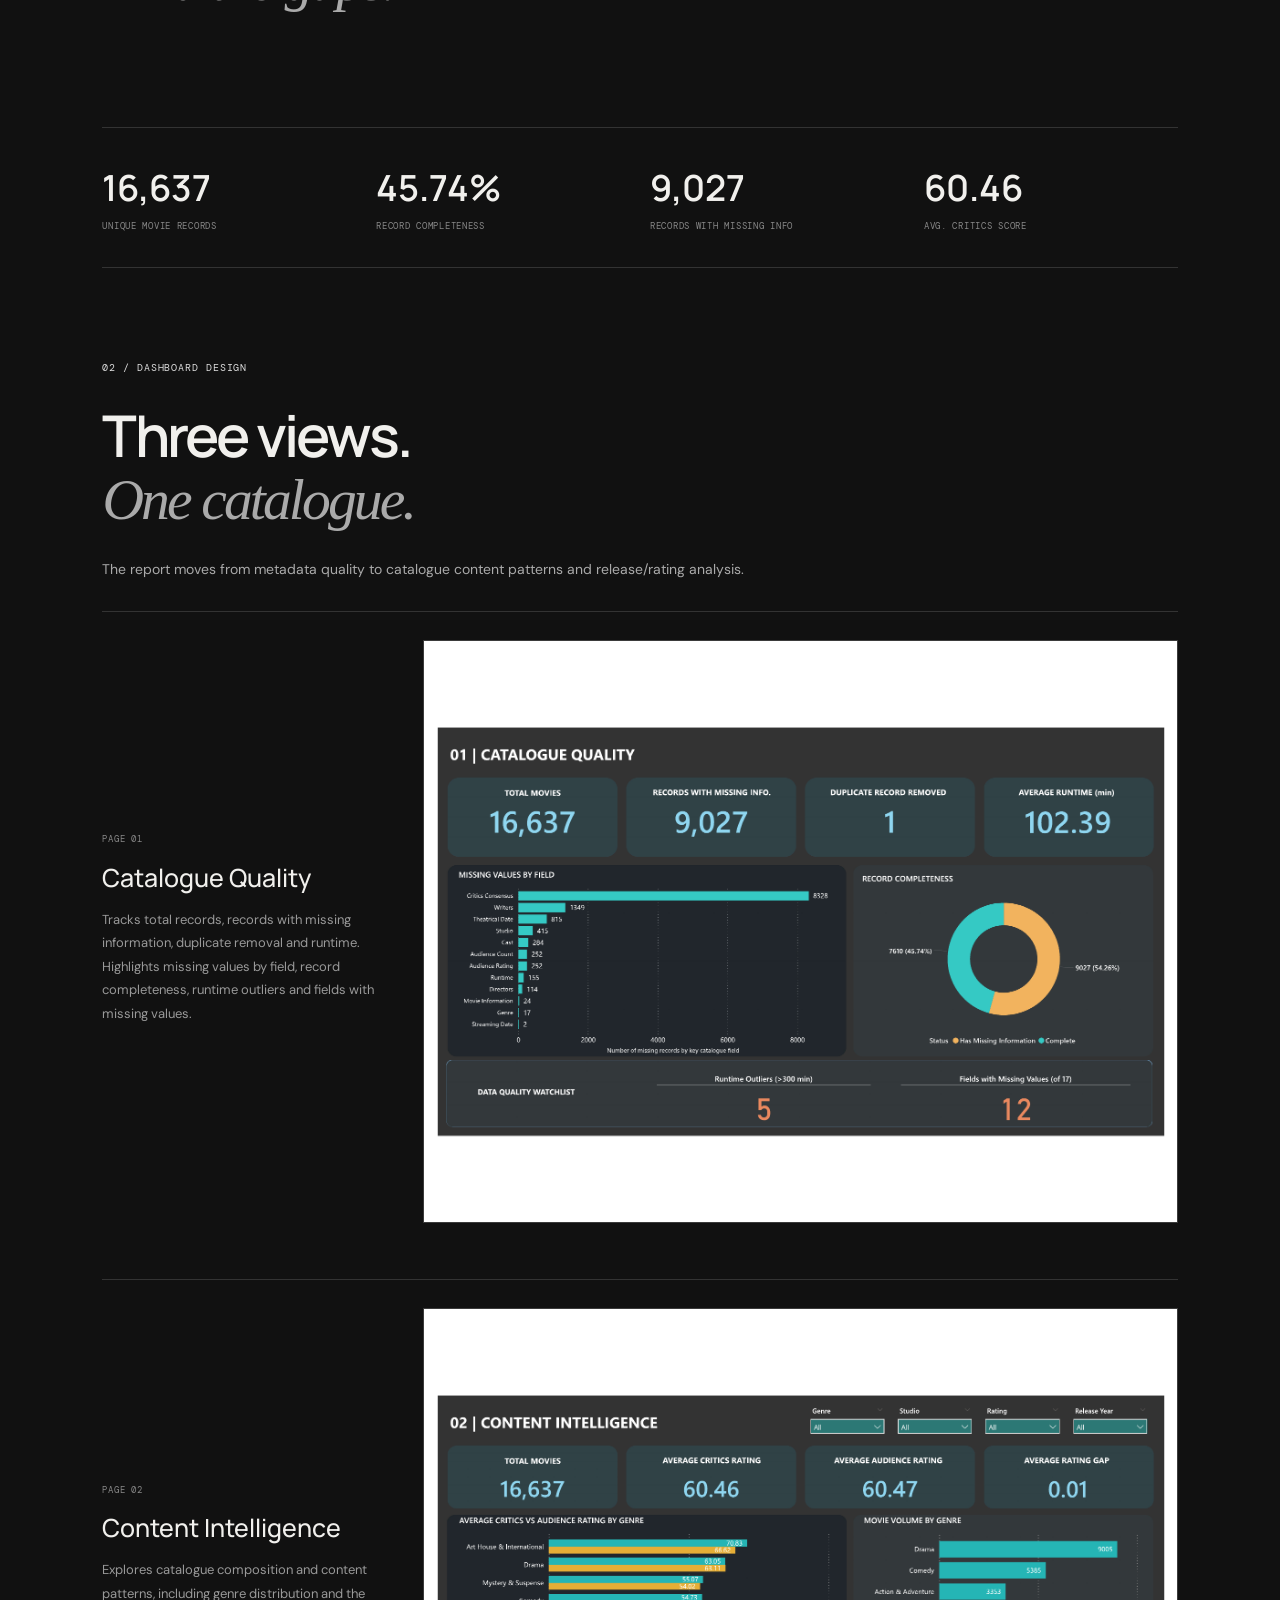
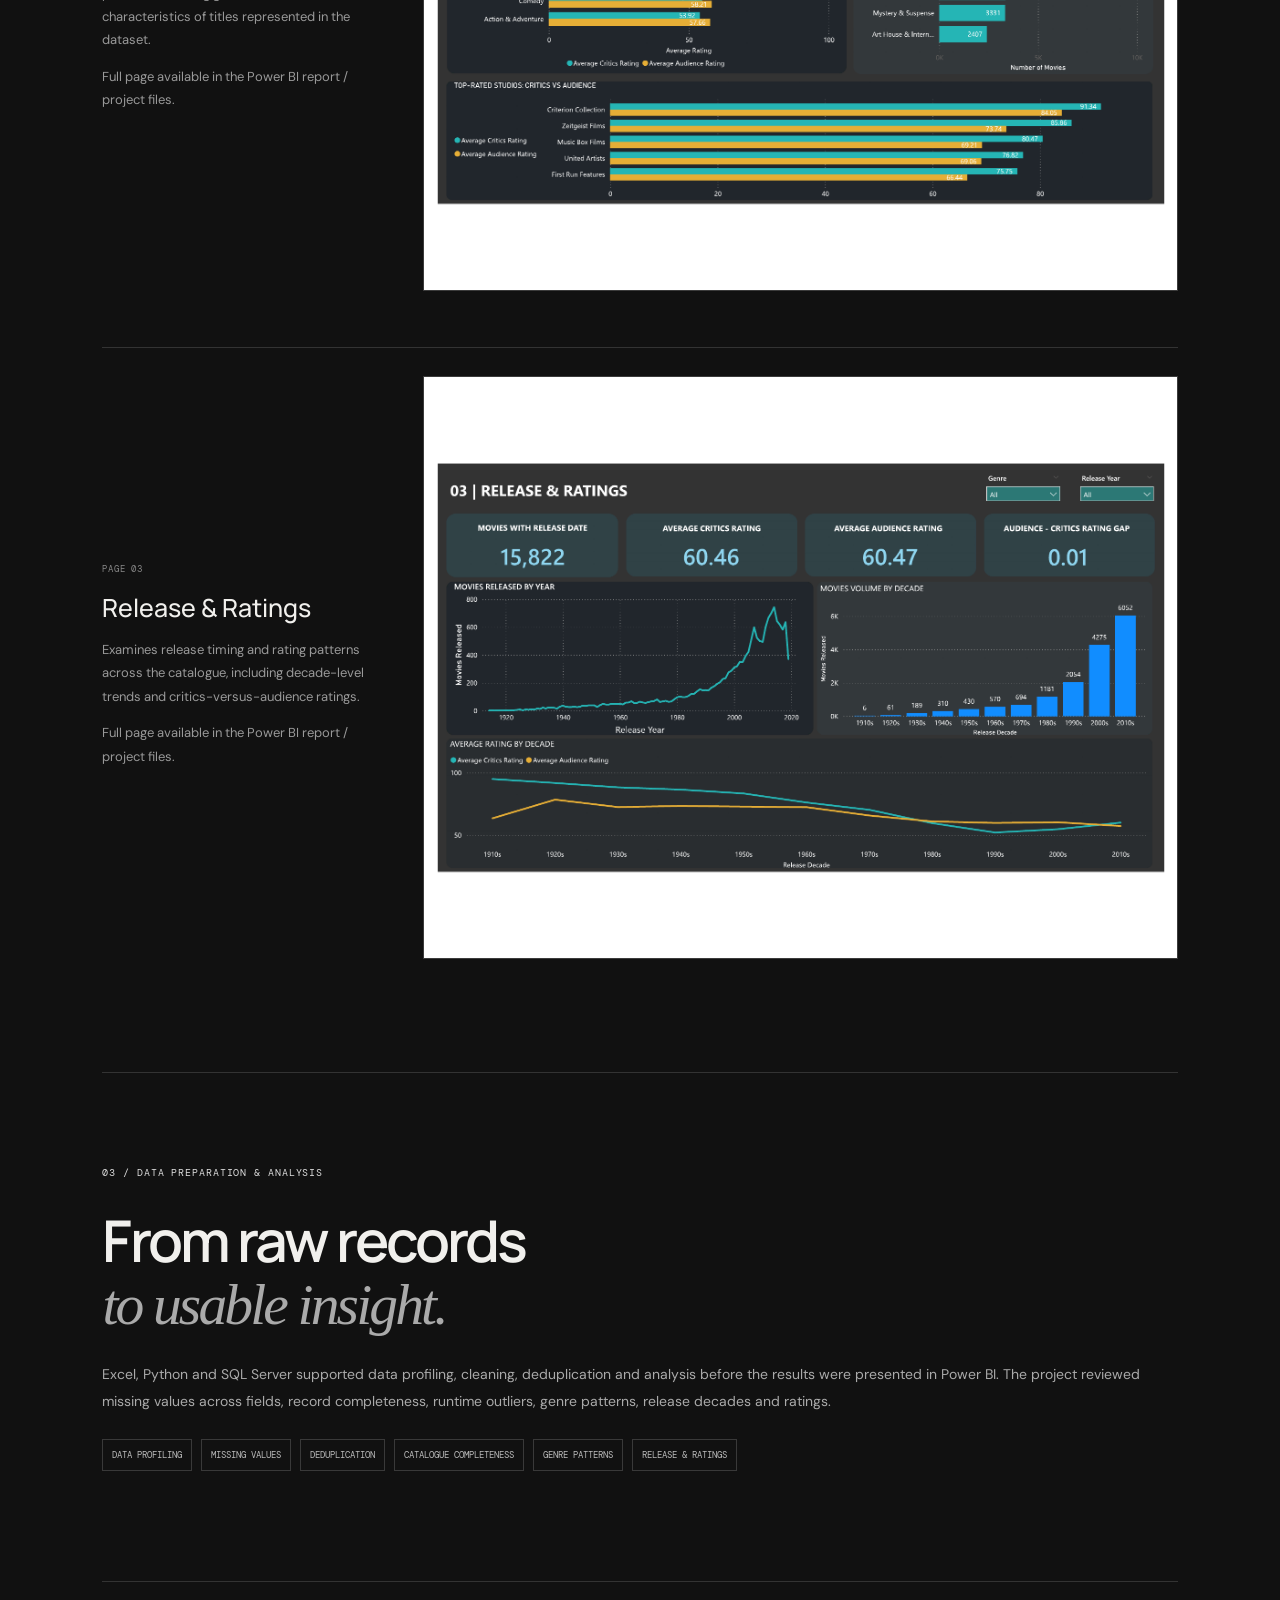
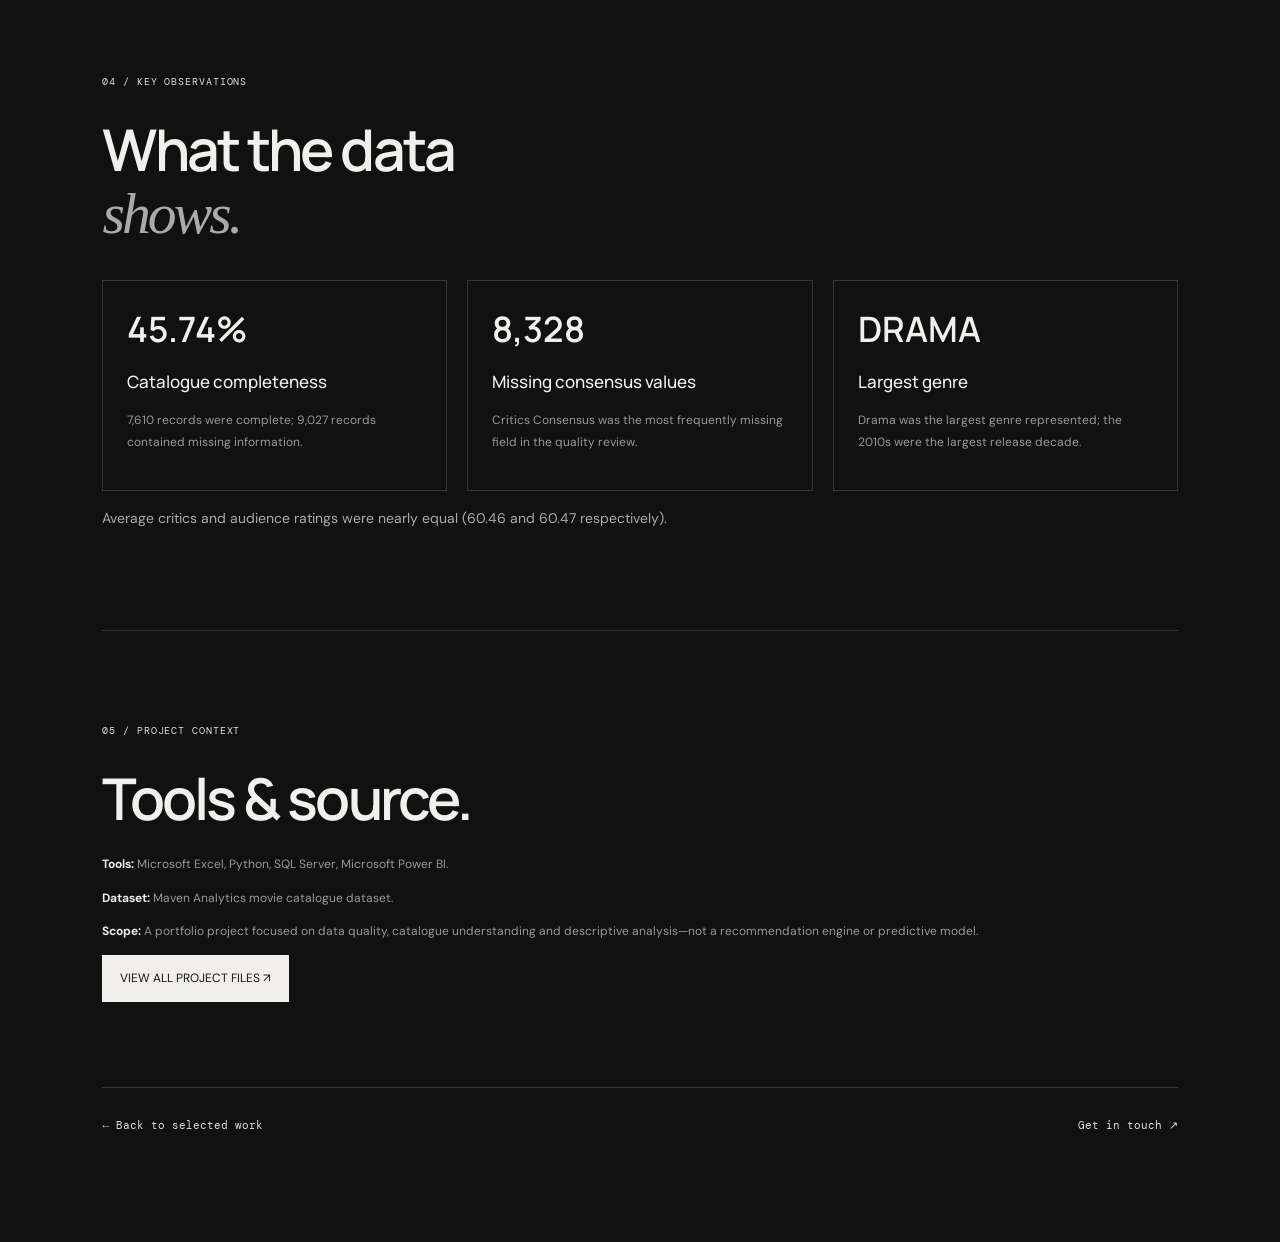
<file: projects/media-catalogue/index.html>
<!doctype html>
<html lang="en"><head><meta charset="utf-8"><meta name="viewport" content="width=device-width,initial-scale=1"><meta name="description" content="Media Catalogue Quality & Content Intelligence case study by Utkarsh Giri."><title>Media Catalogue Quality & Content Intelligence — Utkarsh Giri</title><link rel="preconnect" href="https://fonts.googleapis.com"><link rel="preconnect" href="https://fonts.gstatic.com" crossorigin><link href="https://fonts.googleapis.com/css2?family=DM+Mono:wght@400;500&family=DM+Sans:wght@400;500;600;700&family=Manrope:wght@400;500;600;700;800&display=swap" rel="stylesheet"><link rel="stylesheet" href="../../styles.css"><link rel="stylesheet" href="../bank-loan/case.css"></head>
<body><div class="noise"></div><div class="cursor-dot"></div><header class="topbar"><a class="wordmark" href="../../index.html">UTKARSH GIRI<span>.</span></a><a class="nav-resume" href="../../index.html#work">← BACK TO WORK</a><a class="nav-avatar" href="../../index.html#about"><img src="../../assets/utkarsh-illustrated-portrait.png" alt="Utkarsh Giri"></a></header>
<main><section class="case-hero"><div class="case-top"><span>SELECTED WORK / PROJECT 02</span><span>EXCEL · PYTHON · SQL SERVER · POWER BI</span></div><p class="eyebrow">DATA QUALITY / MEDIA & CONTENT INTELLIGENCE</p><h1>Media Catalogue Quality<br><em>& Content Intelligence.</em></h1><p class="lead">A data-quality and catalogue analysis project examining metadata completeness, missing information, and content patterns across a movie catalogue.</p><div class="case-status"><span>DASHBOARD COMPLETED</span><span>·</span><span>CASE STUDY V1</span></div><img class="case-cover" src="../../assets/media_catalogue_dashboard_1.png" alt="Media Catalogue Quality dashboard — page 1"></section>
<section class="case-body"><div class="case-intro"><div><span class="kicker">01 / THE OBJECTIVE</span><h2>Assess the catalogue.<br><em>Find the gaps.</em></h2></div><div><p>The objective was to assess the quality and completeness of a movie catalogue, identify missing metadata, and explore content-level patterns that could support better catalogue understanding.</p><p>The Power BI report is organised into three pages: Catalogue Quality, Content Intelligence, and Release & Ratings.</p></div></div>
<div class="case-metrics"><div><b>16,637</b><span>UNIQUE MOVIE RECORDS</span></div><div><b>45.74%</b><span>RECORD COMPLETENESS</span></div><div><b>9,027</b><span>RECORDS WITH MISSING INFO</span></div><div><b>60.46</b><span>AVG. CRITICS SCORE</span></div></div>
<div class="case-block"><span class="kicker">02 / DASHBOARD DESIGN</span><h2>Three views.<br><em>One catalogue.</em></h2><p>The report moves from metadata quality to catalogue content patterns and release/rating analysis.</p>
<article class="dashboard-view"><div class="view-copy"><span>PAGE 01</span><h3>Catalogue Quality</h3><p>Tracks total records, records with missing information, duplicate removal and runtime. Highlights missing values by field, record completeness, runtime outliers and fields with missing values.</p></div><img src="../../assets/media_catalogue_dashboard_1.png" alt="Catalogue Quality dashboard page"></article>
<article class="dashboard-view"><div class="view-copy"><span>PAGE 02</span><h3>Content Intelligence</h3><p>Explores catalogue composition and content patterns, including genre distribution and the characteristics of titles represented in the dataset.</p><p class="dashboard-note">Full page available in the Power BI report / project files.</p></div><img src="../../assets/media_catalogue_dashboard_2.png" alt="Content Intelligence dashboard page"></article>
<article class="dashboard-view"><div class="view-copy"><span>PAGE 03</span><h3>Release & Ratings</h3><p>Examines release timing and rating patterns across the catalogue, including decade-level trends and critics-versus-audience ratings.</p><p class="dashboard-note">Full page available in the Power BI report / project files.</p></div><img src="../../assets/media_catalogue_dashboard_3.png" alt="Release and Ratings dashboard page"></article></div>
<div class="case-block"><span class="kicker">03 / DATA PREPARATION & ANALYSIS</span><h2>From raw records<br><em>to usable insight.</em></h2><p>Excel, Python and SQL Server supported data profiling, cleaning, deduplication and analysis before the results were presented in Power BI. The project reviewed missing values across fields, record completeness, runtime outliers, genre patterns, release decades and ratings.</p><div class="query-tags"><span>DATA PROFILING</span><span>MISSING VALUES</span><span>DEDUPLICATION</span><span>CATALOGUE COMPLETENESS</span><span>GENRE PATTERNS</span><span>RELEASE & RATINGS</span></div></div>
<div class="case-block"><span class="kicker">04 / KEY OBSERVATIONS</span><h2>What the data<br><em>shows.</em></h2><div class="observations"><article><b>45.74%</b><h3>Catalogue completeness</h3><p>7,610 records were complete; 9,027 records contained missing information.</p></article><article><b>8,328</b><h3>Missing consensus values</h3><p>Critics Consensus was the most frequently missing field in the quality review.</p></article><article><b>DRAMA</b><h3>Largest genre</h3><p>Drama was the largest genre represented; the 2010s were the largest release decade.</p></article></div><p>Average critics and audience ratings were nearly equal (60.46 and 60.47 respectively).</p></div>
<div class="case-block context-block"><span class="kicker">05 / PROJECT CONTEXT</span><h2>Tools &amp; source.</h2><p><strong>Tools:</strong> Microsoft Excel, Python, SQL Server, Microsoft Power BI.</p><p><strong>Dataset:</strong> Maven Analytics movie catalogue dataset.</p><p><strong>Scope:</strong> A portfolio project focused on data quality, catalogue understanding and descriptive analysis—not a recommendation engine or predictive model.</p><a class="button button-light" href="https://drive.google.com/drive/folders/11hv0gcSrlBzCFZ4OaC3sYIVAp5QptV88?usp=sharing" target="_blank" rel="noopener">VIEW ALL PROJECT FILES ↗</a></div>
<div class="case-end"><a href="../../index.html#work">← Back to selected work</a><a href="../../index.html#contact">Get in touch ↗</a></div></section></main><script src="../../script.js"></script></body></html>
</file>
<file: styles.css>
*{box-sizing:border-box}html{scroll-behavior:smooth;scroll-padding-top:90px}body{margin:0;background:#111;color:#f1f0ed;font-family:"DM Sans",sans-serif;line-height:1.6}a{color:inherit;text-decoration:none}button{font:inherit}.noise{position:fixed;inset:0;pointer-events:none;z-index:10;opacity:.035;background-image:url("data:image/svg+xml,%3Csvg viewBox='0 0 180 180' xmlns='http://www.w3.org/2000/svg'%3E%3Cfilter id='n'%3E%3CfeTurbulence type='fractalNoise' baseFrequency='.9' numOctaves='3' stitchTiles='stitch'/%3E%3C/filter%3E%3Crect width='100%25' height='100%25' filter='url(%23n)' opacity='.4'/%3E%3C/svg%3E")}.cursor-dot{position:fixed;left:0;top:0;width:13px;height:13px;border:1px solid #eee;border-radius:50%;pointer-events:none;z-index:99;opacity:0;transform:translate(-50%,-50%);mix-blend-mode:difference;transition:width .18s,height .18s,opacity .2s}.cursor-dot.active{width:38px;height:38px}.topbar{height:78px;position:sticky;top:0;z-index:50;display:flex;align-items:center;justify-content:space-between;padding:0 5.5vw;background:rgba(17,17,17,.88);backdrop-filter:blur(18px);border-bottom:1px solid #292929}.wordmark{font:800 15px Manrope,sans-serif;letter-spacing:.13em;white-space:nowrap}.wordmark span{color:#a5a5a5}.nav{display:flex;gap:clamp(15px,2.3vw,34px);margin-left:auto;margin-right:34px}.nav a,.nav-resume{font:11px "DM Mono",monospace;letter-spacing:.04em;color:#aaa;transition:color .2s}.nav a:hover,.nav a.active,.nav-resume:hover{color:#fff}.nav-right{display:flex;align-items:center;gap:17px}.nav-resume{color:#eee;border-bottom:1px solid #777;padding-bottom:4px}.nav-avatar{width:40px;height:40px;border-radius:50%;overflow:hidden;border:1px solid #666;display:block}.nav-avatar img{width:100%;height:100%;object-fit:cover;object-position:50% 18%}.menu-toggle{display:none;background:none;border:0}.hero{min-height:calc(100vh - 78px);padding:42px 7vw 26px;display:flex;flex-direction:column;justify-content:space-between;background:radial-gradient(ellipse at 79% 42%,#292727 0,#171717 36%,#111 72%)}.hero-topline,.hero-foot,.section-head,.art-caption,.art-index,.eyebrow,.hero-tags,.kicker,.head-note,.timeline-content span,.time,.project-type,.project-status,.project-number,.project-open,.academic-card>span,.academic-card small,.academic-card b,.past-details article>span,.past-note,.certifications>.kicker,.contact-foot{font:10px "DM Mono",monospace;letter-spacing:.09em;color:#888}.hero-topline,.hero-foot{display:flex;justify-content:space-between;align-items:center}.hero-main{display:grid;grid-template-columns:1.05fr .8fr;gap:7vw;align-items:center;max-width:1450px;width:100%;margin:35px auto 48px}.hero-copy{max-width:760px}.eyebrow{color:#aaa;margin:0 0 25px}.hero h1{font:600 clamp(46px,6.6vw,96px)/1.02 Manrope,sans-serif;letter-spacing:-.065em;margin:0 0 27px}.hero h1 em,.journey-heading h2 em,.about-copy h2 em,.work-heading h2 em,.academic-heading h2 em,.past-layout h2 em{font-family:Georgia,serif;font-weight:400;color:#aaa}.hero-intro{font-size:16px;color:#b4b4b4;max-width:590px;line-height:1.8}.hero-actions{display:flex;align-items:center;gap:26px;margin:32px 0}.button{display:inline-flex;align-items:center;gap:26px;padding:14px 18px;font-size:12px}.button-light{background:#f0efeb;color:#151515}.button-light:hover{background:#ccc}.text-link,.inline-link{font-size:12px;color:#ddd;border-bottom:1px solid #555;padding-bottom:5px}.hero-tags{display:flex;gap:17px;flex-wrap:wrap;margin-top:38px}.hero-tags span{border:1px solid #353535;padding:7px 9px;color:#aaa;font-size:9px}.hero-art{max-width:470px;justify-self:end;position:relative;width:100%}.art-frame{height:min(66vh,650px);min-height:420px;position:relative;overflow:hidden;background:#343033;border:1px solid #454141}.art-frame:after{content:"";position:absolute;inset:0;background:linear-gradient(180deg,transparent 65%,rgba(0,0,0,.6))}.art-frame img{width:100%;height:100%;object-fit:cover;object-position:50% 14%;filter:saturate(.75) contrast(1.03)}.art-caption{position:absolute;z-index:2;bottom:17px;left:18px;right:18px;display:flex;justify-content:space-between;color:#ddd;font-size:9px}.art-index{text-align:right;margin-top:12px}.art-index b{color:#ddd}.hero-foot{max-width:1450px;width:100%;margin:auto}.scroll-line{height:1px;background:#444;flex:1;margin:0 20px}.intro-band{padding:65px 8vw;background:#e9e8e4;color:#171717;display:flex;align-items:center;justify-content:space-between;gap:30px}.intro-band p{font:clamp(20px,3vw,35px)/1.3 Georgia,serif;max-width:900px;margin:0}.intro-band span{font:9px "DM Mono",monospace;letter-spacing:.1em;white-space:nowrap;color:#777}.section{padding:110px 8vw;border-bottom:1px solid #2b2b2b}.section-head{display:flex;justify-content:space-between;border-bottom:1px solid #333;padding-bottom:17px}.kicker{color:#ddd}.head-note{color:#777}.journey-heading,.work-heading,.academic-heading{display:grid;grid-template-columns:1.2fr .7fr;gap:8vw;align-items:end;margin:55px 0 60px}.journey-heading h2,.work-heading h2,.academic-heading h2,.past-layout h2{font:600 clamp(38px,5.2vw,70px)/1.06 Manrope,sans-serif;letter-spacing:-.055em;margin:0}.journey-heading p,.work-heading p,.academic-heading p,.past-layout>div>p{max-width:410px;color:#999;font-size:14px;line-height:1.8;margin:0}.timeline{max-width:1000px;margin-left:auto}.timeline-item{display:grid;grid-template-columns:150px 24px 1fr;gap:22px;position:relative;padding:0 0 42px}.time{padding-top:7px}.timeline-mark{position:relative;width:9px;height:9px;border:1px solid #ddd;border-radius:50%;margin-top:8px}.timeline-mark:after{content:"";position:absolute;top:9px;left:3px;width:1px;height:calc(100% + 48px);background:#444}.timeline-item:last-child .timeline-mark:after{display:none}.timeline-content h3{font:500 22px Manrope,sans-serif;margin:0 0 8px}.timeline-content p{color:#999;font-size:14px;max-width:690px;margin:0 0 13px}.timeline-content span{font-size:9px;color:#bbb}.about-layout{display:grid;grid-template-columns:.7fr 1.1fr;gap:10vw;align-items:center;margin:55px 0 75px}.about-image{height:470px;position:relative;overflow:hidden;background:#343033}.about-image img{width:100%;height:100%;object-fit:cover;object-position:50% 14%;filter:saturate(.72)}.about-image span{position:absolute;bottom:15px;left:16px;font:9px "DM Mono",monospace;letter-spacing:.1em;background:#111b;padding:7px 9px}.about-copy h2{font:600 clamp(36px,4.3vw,58px)/1.08 Manrope,sans-serif;letter-spacing:-.05em;margin:0 0 27px}.about-copy p{color:#aaa;font-size:14px;line-height:1.9;margin:0 0 16px}.inline-link{display:inline-block;margin-top:12px}.capabilities{display:grid;grid-template-columns:repeat(3,1fr);border-top:1px solid #333;border-bottom:1px solid #333}.capabilities>div{padding:24px 24px 26px 0}.capabilities>div+div{padding-left:24px;border-left:1px solid #333}.capabilities span{font:10px "DM Mono",monospace;color:#777}.capabilities h3,.toolkit-grid h3{font:500 16px Manrope,sans-serif;margin:13px 0 7px}.capabilities p,.toolkit-grid p{color:#888;font-size:12px;margin:0;line-height:1.7}.work-heading{margin-bottom:40px}.project-card{display:block;border-top:1px solid #444;padding-top:20px}.project-image{height:clamp(250px,48vw,560px);position:relative;overflow:hidden;background:#1e2731}.project-image img{width:100%;height:100%;object-fit:cover;object-position:top;transition:transform .7s cubic-bezier(.2,.7,.2,1);filter:saturate(.8)}.project-card:hover .project-image img{transform:scale(1.025)}.project-number,.project-open{position:absolute;top:17px;background:#111d;padding:9px 11px;color:#eee}.project-number{left:17px}.project-open{right:17px}.project-meta{display:flex;justify-content:space-between;gap:30px;padding:24px 0 34px}.project-type{font-size:9px}.project-meta h3{font:500 clamp(23px,3vw,34px) Manrope,sans-serif;margin:8px 0}.project-meta p{color:#999;max-width:690px;font-size:13px;margin:0}.project-status{text-align:right;line-height:1.9;white-space:nowrap;color:#bbb}.future-note{border-top:1px solid #333;padding-top:16px;display:flex;justify-content:space-between;font:9px "DM Mono",monospace;letter-spacing:.08em;color:#777}.academic-heading{margin-bottom:40px}.academic-grid{display:grid;grid-template-columns:1fr 1fr;gap:18px}.academic-card{padding:28px;border:1px solid #383838;min-height:245px;display:flex;flex-direction:column;align-items:flex-start}.academic-card>span{color:#888}.academic-card h3{font:500 24px Manrope,sans-serif;margin:24px 0 10px}.academic-card p{font-size:13px;color:#999;max-width:450px;margin:0 0 22px}.academic-card small{margin-top:auto;color:#777}.academic-card b{font-size:9px;color:#bbb;margin-top:12px}.past-layout{display:grid;grid-template-columns:.8fr 1fr;gap:10vw;margin-top:55px}.past-layout>div>p{margin-top:24px}.past-details article{padding:0 0 23px;margin-bottom:23px;border-bottom:1px solid #333}.past-details article>span{color:#888}.past-details article h3{font:500 20px Manrope,sans-serif;margin:7px 0}.past-details article p{font-size:13px;color:#999;margin:0}.past-note{color:#777;font-size:9px;line-height:1.8}.credentials-section{padding-top:80px;padding-bottom:80px}.toolkit-grid{display:grid;grid-template-columns:repeat(3,1fr);gap:30px;padding:35px 0}.certifications{border-top:1px solid #333;padding-top:20px}.certifications p{font-size:12px;color:#999;line-height:1.9}.contact-section{padding:95px 8vw 28px;background:#e9e8e4;color:#151515}.contact-section .section-head{border-color:#c8c7c2}.contact-section .kicker,.contact-section .head-note{color:#666}.contact-section h2{font:600 clamp(42px,6vw,78px)/1.02 Manrope,sans-serif;letter-spacing:-.06em;margin:55px 0 18px}.contact-section>p{color:#666;font-size:14px;max-width:490px}.contact-links{display:flex;gap:30px;margin:35px 0 90px;flex-wrap:wrap}.contact-links a{font:12px "DM Mono",monospace;border-bottom:1px solid #999;padding-bottom:7px}.contact-foot{border-top:1px solid #c8c7c2;padding-top:17px;display:flex;justify-content:space-between;color:#777}.contact-foot a{color:#333}
@media(max-width:1050px){.nav{gap:15px;margin-right:18px}.nav a{font-size:10px}.hero-main{gap:4vw}.hero-art{max-width:390px}.section{padding-left:6vw;padding-right:6vw}}
@media(max-width:800px){.topbar{padding:0 5vw;height:70px}.menu-toggle{display:flex;flex-direction:column;gap:6px;margin-left:auto;margin-right:18px}.menu-toggle i{width:22px;height:1px;background:#eee}.nav{display:none;position:absolute;top:70px;left:0;right:0;background:#171717;padding:22px 6vw 28px;flex-direction:column;border-bottom:1px solid #333;margin:0}.nav.open{display:flex}.nav a{font-size:12px}.nav-right{gap:10px}.nav-resume{font-size:9px}.nav-avatar{width:35px;height:35px}.hero{padding:30px 6vw 20px;min-height:auto}.hero-main{grid-template-columns:1fr;gap:40px;margin:55px auto 55px}.hero h1{font-size:clamp(46px,11vw,75px)}.hero-art{justify-self:start;width:min(100%,440px);max-width:none}.art-frame{height:470px;min-height:0}.hero-topline{font-size:8px;gap:12px}.hero-topline span:last-child{text-align:right}.hero-foot{font-size:8px}.intro-band{padding:42px 6vw;display:block}.intro-band span{display:block;margin-top:20px}.section{padding:75px 6vw}.journey-heading,.work-heading,.academic-heading,.past-layout{grid-template-columns:1fr;gap:20px;margin:42px 0}.timeline-item{grid-template-columns:105px 16px 1fr;gap:13px}.time{font-size:8px}.timeline-content h3{font-size:18px}.timeline-content p{font-size:12px}.about-layout{grid-template-columns:1fr;gap:35px;margin:40px 0 55px}.about-image{height:440px;max-width:440px}.capabilities{grid-template-columns:1fr}.capabilities>div,.capabilities>div+div{padding:20px 0;border-left:0;border-bottom:1px solid #333}.capabilities>div:last-child{border-bottom:0}.project-meta{display:block}.project-status{text-align:left;margin-top:17px}.academic-grid,.toolkit-grid{grid-template-columns:1fr}.future-note{display:block;line-height:2}.future-note span{display:block}.contact-section{padding:75px 6vw 24px}.contact-links{margin-bottom:65px}.contact-foot{gap:14px;flex-wrap:wrap;font-size:8px}}
@media(max-width:430px){.wordmark{font-size:12px}.nav-resume{display:none}.hero-tags{gap:7px}.hero-tags span{font-size:8px}.art-frame{height:390px}.section-head{gap:15px}.head-note{font-size:8px;text-align:right}.timeline-item{grid-template-columns:78px 12px 1fr;gap:9px}.timeline-content h3{font-size:16px}.timeline-content p{font-size:11px}.contact-foot span:nth-child(2){display:none}}
@media(hover:none),(pointer:coarse){.cursor-dot{display:none}}

/* Project preview windows — intentional graphic tiles, not dashboard screenshots */
.project-window{isolation:isolate;display:flex;align-items:center;justify-content:center;min-height:300px}
.project-window:before{content:"";position:absolute;inset:0;z-index:-2}
.bank-window{background:linear-gradient(125deg,#10191c,#172b2c 55%,#243b3b)}
.bank-window:before{background:radial-gradient(circle at 75% 35%,#3e777355,transparent 35%),linear-gradient(135deg,transparent 40%,#a9c5b20a)}
.window-grid{position:absolute;inset:0;background-image:linear-gradient(#9bb9b21b 1px,transparent 1px),linear-gradient(90deg,#9bb9b21b 1px,transparent 1px);background-size:44px 44px;mask-image:linear-gradient(90deg,transparent,#000)}
.window-orbit{position:absolute;width:clamp(220px,35vw,420px);aspect-ratio:1;border:1px solid #a9c5b23b;border-radius:50%;right:8%;top:50%;transform:translateY(-50%);box-shadow:0 0 0 35px #a9c5b20a,0 0 0 75px #a9c5b208}
.window-mark{position:absolute;right:20%;top:20%;font:800 clamp(70px,13vw,160px)/1 Manrope,sans-serif;color:#c2d8ce20}
.window-label{position:relative;margin-right:auto;margin-left:12%;display:flex;flex-direction:column;gap:12px;color:#f1f4f0;z-index:1}
.window-kicker{font:11px 'DM Mono',monospace;letter-spacing:.18em;color:#9bb9ad}
.window-label strong{font:800 clamp(32px,6vw,74px)/.94 Manrope,sans-serif;letter-spacing:-.055em}
.window-tools{display:flex;gap:8px;margin-top:10px;flex-wrap:wrap}.window-tools b{font:10px 'DM Mono',monospace;letter-spacing:.08em;border:1px solid #a9c5b255;padding:8px 10px;color:#c7d8d0}
.media-window{background:linear-gradient(130deg,#17151c,#2a202b 60%,#342b3a)}
.media-window:before{background:radial-gradient(circle at 72% 42%,#a879a333,transparent 32%)}
.film-strips{position:absolute;right:8%;top:18%;bottom:18%;display:flex;gap:12px;transform:rotate(12deg);opacity:.5}
.film-strips i{width:clamp(24px,4vw,54px);border:2px solid #c9a9c8;border-radius:5px;background:repeating-linear-gradient(0deg,#c9a9c822 0 14px,transparent 14px 28px)}
.media-disc{position:absolute;right:17%;top:50%;width:clamp(130px,20vw,240px);aspect-ratio:1;border-radius:50%;transform:translateY(-50%);border:1px solid #d3b5d35c;background:radial-gradient(circle,#29202c 0 10%,#b28ab32c 11% 13%,transparent 14% 28%,#b28ab322 29% 30%,transparent 31% 49%,#b28ab322 50% 51%,transparent 52%);box-shadow:0 0 0 22px #b28ab30a}
.project-window img{display:none}
@media(max-width:600px){.window-label{margin-left:7%}.window-orbit{right:-10%}.film-strips{right:-3%}.media-disc{right:5%}}
</file>
<file: projects/bank-loan/case.css>
.case-hero{padding:45px 8vw 75px;background:radial-gradient(ellipse at 75% 30%,#292727,#111 65%)}.case-top{display:flex;justify-content:space-between;font:10px "DM Mono",monospace;letter-spacing:.1em;color:#888;border-bottom:1px solid #333;padding-bottom:16px;margin-bottom:80px}.case-hero h1{font:600 clamp(48px,7vw,94px)/1.02 Manrope,sans-serif;letter-spacing:-.065em;margin:14px 0 22px}.case-hero h1 em,.case-intro h2 em,.case-block h2 em{font-family:Georgia,serif;font-weight:400;color:#aaa}.case-hero .lead{max-width:650px;color:#aaa;font-size:16px;line-height:1.8}.case-status{display:flex;gap:12px;font:9px "DM Mono",monospace;color:#bbb;letter-spacing:.1em;margin:30px 0}.case-cover{width:100%;max-height:590px;object-fit:cover;object-position:top;border:1px solid #3a3a3a}.case-body{padding:0 8vw 80px}.case-intro{display:grid;grid-template-columns:1fr 1fr;gap:9vw;padding:90px 0;border-bottom:1px solid #333}.case-intro h2,.case-block h2{font:600 clamp(36px,4.5vw,60px)/1.08 Manrope,sans-serif;letter-spacing:-.05em;margin:25px 0}.case-intro p,.case-block>p{font-size:14px;color:#aaa;line-height:1.9}.case-metrics{display:grid;grid-template-columns:repeat(4,1fr);border-bottom:1px solid #333;padding:35px 0;gap:20px}.case-metrics div{display:flex;flex-direction:column;gap:8px}.case-metrics b{font:600 clamp(23px,3vw,36px) Manrope}.case-metrics span,.view-copy>span{font:9px "DM Mono",monospace;color:#888;letter-spacing:.08em}.case-block{padding:85px 0;border-bottom:1px solid #333}.dashboard-view{display:grid;grid-template-columns:.55fr 1.45fr;gap:35px;align-items:center;border-top:1px solid #333;padding:28px 0;margin-top:28px}.view-copy h3{font:500 25px Manrope;margin:10px 0}.view-copy p{font-size:13px;color:#999;line-height:1.8}.dashboard-view img{width:100%;border:1px solid #3b3b3b}.query-tags{display:flex;gap:9px;flex-wrap:wrap;margin:25px 0}.query-tags span{font:9px "DM Mono",monospace;color:#bbb;border:1px solid #393939;padding:9px}.download-link{display:inline-block;border-bottom:1px solid #777;padding:9px 0;font-size:12px}.observations{display:grid;grid-template-columns:repeat(3,1fr);gap:20px;margin-top:35px}.observations article{border:1px solid #383838;padding:24px}.observations b{font:600 35px Manrope}.observations h3{font:500 17px Manrope}.observations p,.context-block p{font-size:12px;color:#999;line-height:1.8}.context-block strong{color:#eee}.case-end{display:flex;justify-content:space-between;padding:30px 0;font:11px "DM Mono",monospace;color:#ddd}@media(max-width:760px){.case-hero{padding:30px 6vw 55px}.case-top{margin-bottom:55px;font-size:8px}.case-body{padding:0 6vw 55px}.case-intro{grid-template-columns:1fr;gap:10px;padding:60px 0}.case-metrics{grid-template-columns:1fr 1fr}.dashboard-view{grid-template-columns:1fr;gap:15px}.observations{grid-template-columns:1fr}.case-block{padding:60px 0}.case-end{font-size:9px}}/* Media Catalogue dashboard pages without supplied screenshots */
.dashboard-placeholder{min-height:260px;display:flex;flex-direction:column;justify-content:center;align-items:center;gap:14px;background:linear-gradient(135deg,#202326,#303438);border:1px solid rgba(255,255,255,.12);padding:28px;text-align:center;color:#e9e9e9}.dashboard-placeholder span{font:12px 'DM Mono',monospace;letter-spacing:.12em;color:#9ba4a8}.dashboard-placeholder strong{font:800 clamp(22px,3vw,38px) Manrope,sans-serif;letter-spacing:.04em}.dashboard-placeholder small,.dashboard-note{color:#9ba4a8;font-size:13px}
</file>
